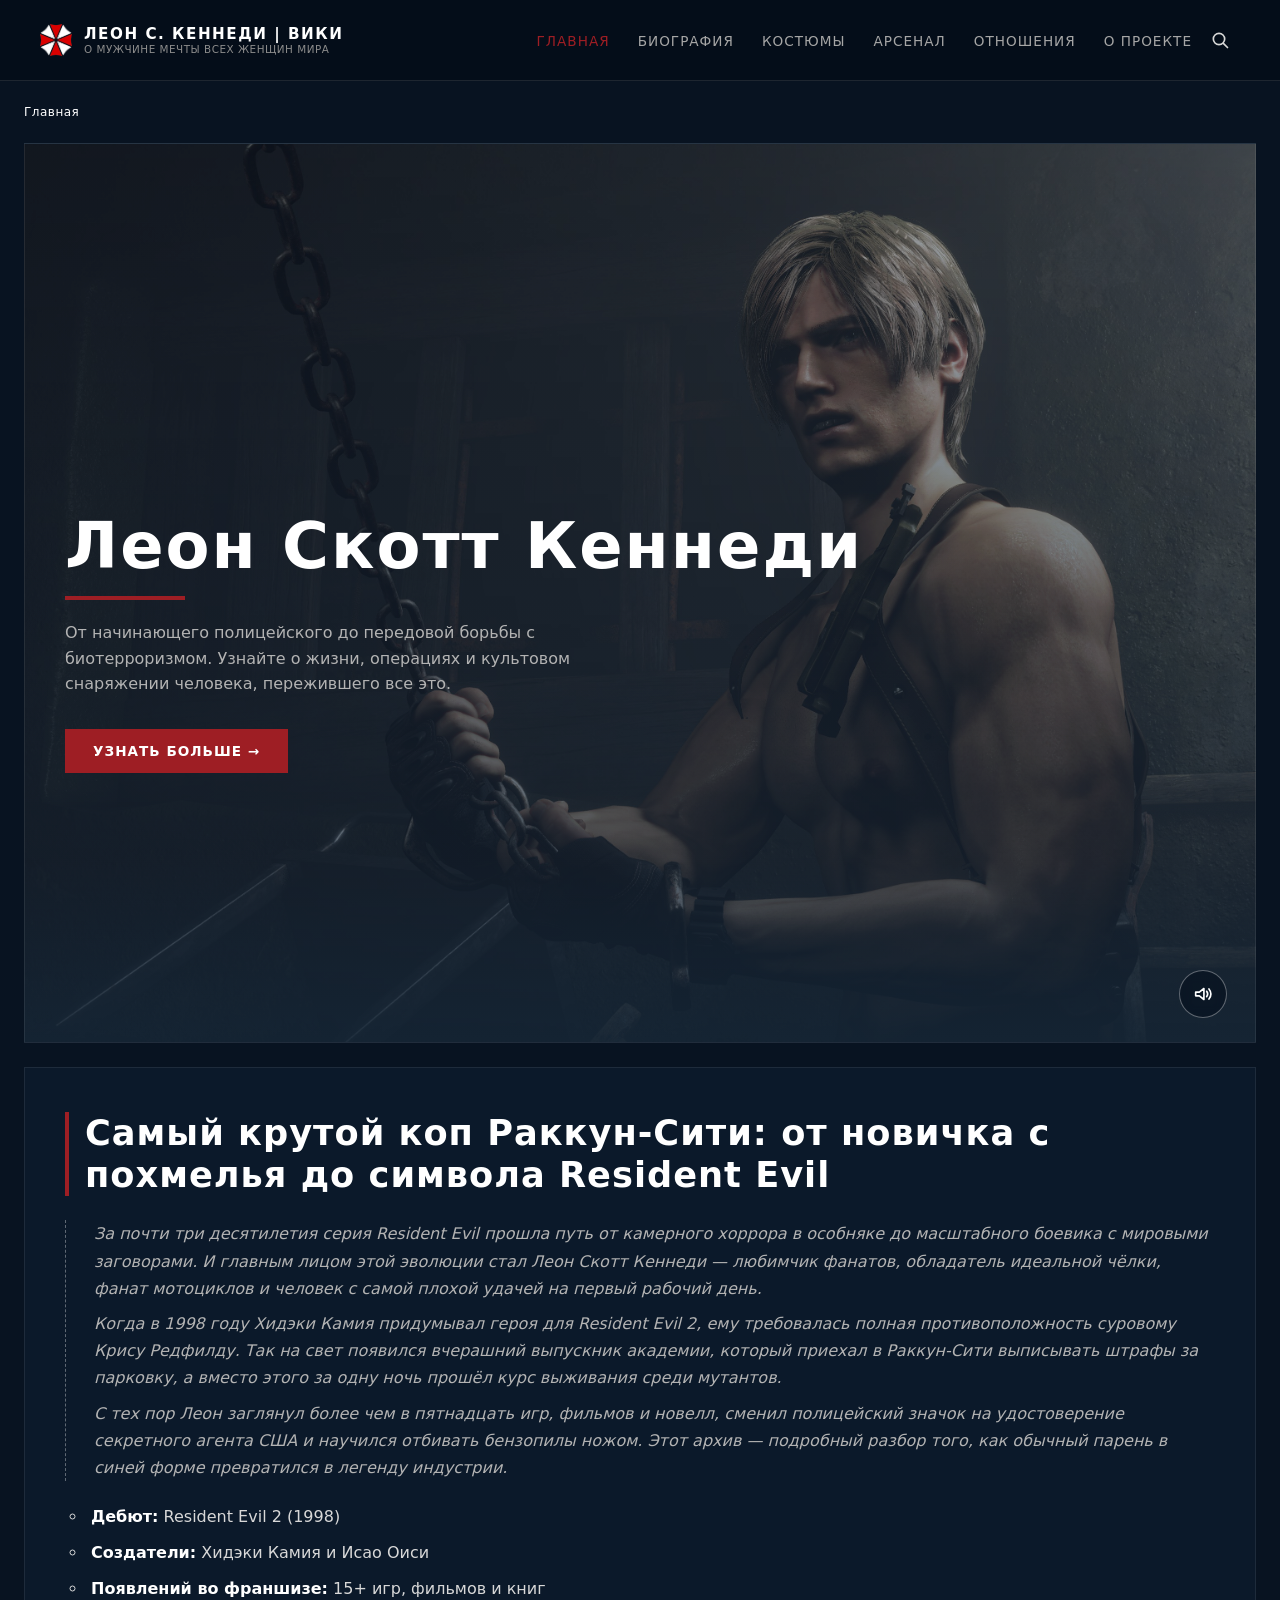
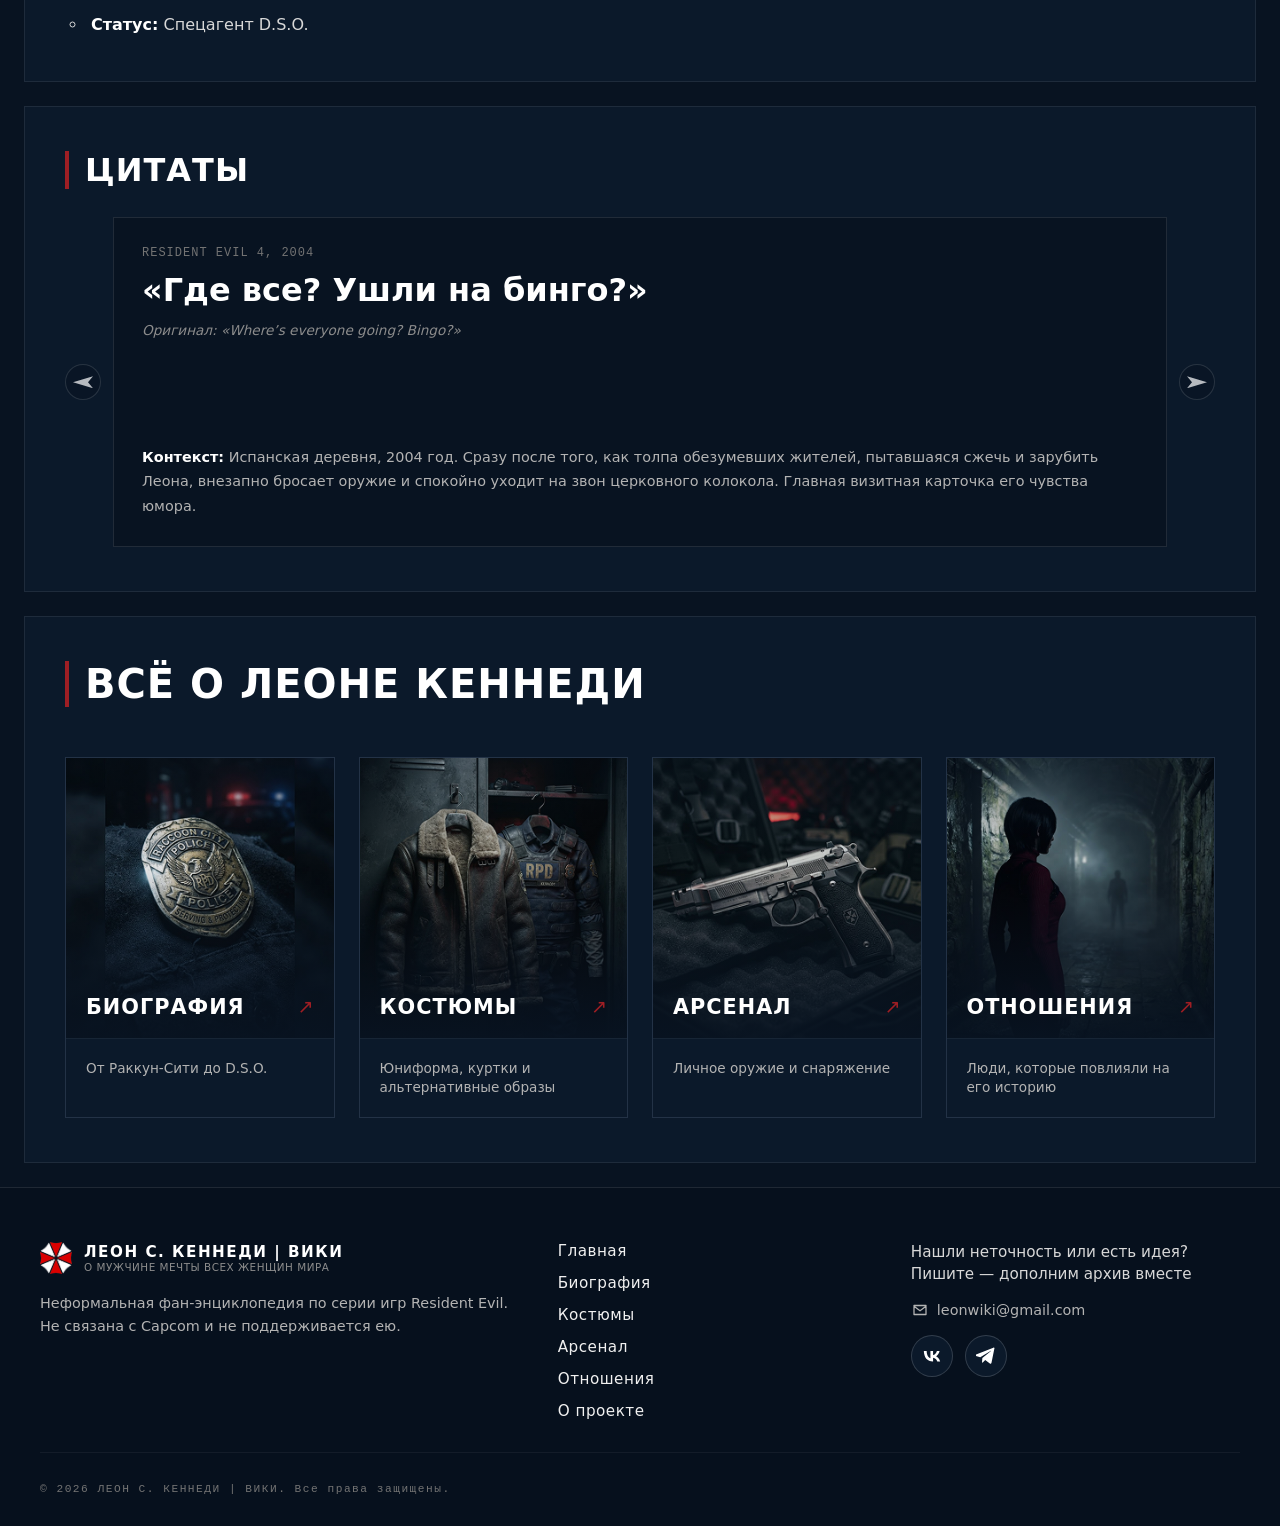
<file: index.html>
<!DOCTYPE html>
<html lang="ru">
<head>
  <meta charset="UTF-8">
  <meta name="viewport" content="width=device-width, initial-scale=1.0">
  <title>Леон С. Кеннеди Вики — Главная</title>
  <link rel="icon" type="image/png" href="images/favicon.png">
  <link rel="stylesheet" href="css/style.css">
  <script src="js/search.js" defer></script>
</head>

<body class="page page--home" id="top">

  <!-- Шапка -->
  <header class="header">
    <div class="header__container">
        
      <!-- Лого -->
      <div class="logo">
          <img src="images/umbrella-logo.png" alt="Значок" class="logo__icon">
          <div class="logo__text">
              <span class="logo__title">ЛЕОН С. КЕННЕДИ | ВИКИ</span>
              <span class="logo__subtitle">О мужчине мечты всех женщин мира</span>
          </div>
      </div>

      <!-- Основная навигация -->
      <nav class="main-navigation" aria-label="Основная навигация">
        <ul class="main-navigation__list">
          <li class="main-navigation__item"><a href="index.html" class="main-navigation__link main-navigation__link--active" aria-current="page">Главная</a></li>
          <li class="main-navigation__item"><a href="biography.html" class="main-navigation__link">Биография</a></li>
          <li class="main-navigation__item"><a href="costumes.html" class="main-navigation__link">Костюмы</a></li>
          <li class="main-navigation__item"><a href="arsenal.html" class="main-navigation__link">Арсенал</a></li>
          <li class="main-navigation__item"><a href="relationships.html" class="main-navigation__link">Отношения</a></li>
          <li class="main-navigation__item"><a href="about.html" class="main-navigation__link">О проекте</a></li>
        </ul>
        <form class="site-search" role="search">
          <label class="visually-hidden" for="site-search-input">Поиск по вики</label>
          <input class="site-search__input" id="site-search-input" type="search" placeholder="Поиск по вики…" autocomplete="off" aria-controls="site-search-results">
          <button class="site-search__button" type="button" aria-label="Открыть поиск" aria-expanded="false">
            <svg viewBox="0 0 24 24" aria-hidden="true"><circle cx="10.8" cy="10.8" r="6.8"></circle><path d="m16 16 5 5"></path></svg>
          </button>
          <div class="site-search__results" id="site-search-results" role="status" aria-live="polite" hidden></div>
        </form>
      </nav>

    </div>
  </header>

  <main class="main-content">
    <nav class="breadcrumbs" aria-label="Хлебные крошки">
      <ol class="breadcrumbs__list">
        <li class="breadcrumbs__item"><span aria-current="page">Главная</span></li>
      </ol>
    </nav>

    <!-- Вступление (Hero) -->
    <section class="introduction" id="intro">
      <div class="introduction-hero">
        <h1 class="character-hero__name">Леон Скотт Кеннеди</h1>
        <p class="character-hero__description">От начинающего полицейского до передовой борьбы с биотерроризмом. Узнайте о жизни, операциях и культовом снаряжении человека, пережившего все это.</p>
        <a href="#sections" class="button button--primary">Узнать больше &rarr;</a>
      </div>
      <audio id="introduction-audio" src="audio/september-30th-1998.mp3" preload="none"></audio>
      <button class="introduction__audio-toggle" type="button" aria-label="Воспроизвести аудио" aria-pressed="false">
        <svg viewBox="0 0 24 24" aria-hidden="true">
          <path d="M4 10v4h4l5 4V6l-5 4H4Z"></path>
          <path d="M16 9a5 5 0 0 1 0 6"></path>
          <path d="M18.5 6.5a9 9 0 0 1 0 11"></path>
        </svg>
      </button>
    </section>

    <!-- Обзор персонажа -->
    <section class="character-overview" id="overview">
      <div class="character-overview__container">
        <div class="character-overview__info">
          <h2 class="character-overview__heading">Самый крутой коп Раккун-Сити: от новичка с похмелья до символа Resident Evil</h2>
        </div>
        <div class="character-overview__body">
          <div class="character-overview__copy">
            <p class="character-overview__text">
              За почти три десятилетия серия Resident Evil прошла путь от камерного хоррора в особняке до масштабного боевика с мировыми заговорами. И главным лицом этой эволюции стал Леон Скотт Кеннеди — любимчик фанатов, обладатель идеальной чёлки, фанат мотоциклов и человек с самой плохой удачей на первый рабочий день.
            </p>
            <p class="character-overview__text">
              Когда в 1998 году Хидэки Камия придумывал героя для Resident Evil 2, ему требовалась полная противоположность суровому Крису Редфилду. Так на свет появился вчерашний выпускник академии, который приехал в Раккун-Сити выписывать штрафы за парковку, а вместо этого за одну ночь прошёл курс выживания среди мутантов.
            </p>
            <p class="character-overview__text">
              С тех пор Леон заглянул более чем в пятнадцать игр, фильмов и новелл, сменил полицейский значок на удостоверение секретного агента США и научился отбивать бензопилы ножом. Этот архив — подробный разбор того, как обычный парень в синей форме превратился в легенду индустрии.
            </p>
          </div>
          <ul class="character-overview__facts">
            <li><strong>Дебют:</strong> Resident Evil 2 (1998)</li>
            <li><strong>Создатели:</strong> Хидэки Камия и Исао Оиси</li>
            <li><strong>Появлений во франшизе:</strong> 15+ игр, фильмов и книг</li>
            <li><strong>Статус:</strong> Спецагент D.S.O.</li>
          </ul>
        </div>
      </div>
    </section>

    <section class="quotes-section" aria-labelledby="quotes-title">
      <div class="quotes-section__header">
        <h2 class="quotes-section__title" id="quotes-title">Цитаты</h2>
      </div>

      <div class="quote-carousel" role="region" aria-roledescription="карусель" aria-label="Цитаты Леона Кеннеди">
        <div class="quote-carousel__viewport">
          <button class="quote-carousel__button" type="button" data-direction="-1" aria-label="Предыдущая цитата">&larr;</button>
          <div class="quote-carousel__track" tabindex="0" aria-label="Лента цитат">
            <article class="quote-card">
              <p class="quote-card__game">Resident Evil 4, 2004</p>
              <blockquote class="quote-card__quote">«Где все? Ушли на бинго?»</blockquote>
              <p class="quote-card__original"><em>Оригинал: «Where’s everyone going? Bingo?»</em></p>
              <p class="quote-card__context"><strong>Контекст:</strong> Испанская деревня, 2004 год. Сразу после того, как толпа обезумевших жителей, пытавшаяся сжечь и зарубить Леона, внезапно бросает оружие и спокойно уходит на звон церковного колокола. Главная визитная карточка его чувства юмора.</p>
            </article>

            <article class="quote-card">
              <p class="quote-card__game">Resident Evil 4 Remake, 2023</p>
              <blockquote class="quote-card__quote">«В этот раз всё должно быть иначе.»</blockquote>
              <p class="quote-card__original"><em>Оригинал: «This time, it has to be different.»</em></p>
              <p class="quote-card__context"><strong>Контекст:</strong> Вступление ремейка RE4. Фраза показывает груз вины, который Леон несёт после катастрофы в Раккун-Сити в 1998 году: тогда он не смог спасти всех и теперь готов на всё, чтобы не допустить повторения трагедии.</p>
            </article>

            <article class="quote-card">
              <p class="quote-card__game">Resident Evil 4 / Remake</p>
              <blockquote class="quote-card__quote">«Слишком много болтаешь.»</blockquote>
              <p class="quote-card__original"><em>Оригинал: «You talk too much.»</em></p>
              <p class="quote-card__context"><strong>Контекст:</strong> Схватка на ножах с Джеком Краузером. Пока бывший командир читает Леону лекции о силе, предательстве и прошлом, Кеннеди сохраняет хладнокровие и парирует атаки короткими и жёсткими репликами.</p>
            </article>

            <article class="quote-card">
              <p class="quote-card__game">Resident Evil 2, 1998</p>
              <blockquote class="quote-card__quote">«Ада, стой!»</blockquote>
              <p class="quote-card__original"><em>Оригинал: «Ada, wait!»</em></p>
              <p class="quote-card__context"><strong>Контекст:</strong> Лаборатория под Раккун-Сити, 1998 год. Самая мемная и одновременно трагичная фраза молодого Леона, которая идеально описывает его многолетнюю историю взаимоотношений с Адой Вонг.</p>
            </article>

            <article class="quote-card">
              <p class="quote-card__game">Resident Evil 4 Remake, 2023</p>
              <blockquote class="quote-card__quote">«Двинешься ещё раз — и я проделаю в тебе ещё пару дыр.»</blockquote>
              <p class="quote-card__context"><strong>Контекст:</strong> Леон произносит это, приставив нож к горлу Луиса Серы во время их первой встречи.</p>
            </article>
          </div>
          <button class="quote-carousel__button" type="button" data-direction="1" aria-label="Следующая цитата">&rarr;</button>
        </div>
      </div>
    </section>

    <!-- Навигационные карточки -->
    <section class="main-sections" id="sections">
      <div class="main-sections__header">
        <h2 class="main-sections__heading">Всё о Леоне Кеннеди</h2>
      </div>

      <div class="main-sections__grid">
        <!-- Карточка биография -->
        <a href="biography.html" class="section-card">
          <div class="section-card__artwork">
            <img src="images/biography.png" alt="Биография" class="section-card__image">
            <div class="section-card__scrim" aria-hidden="true"></div>
            <div class="section-card__title-wrapper">
              <h3 class="section-card__title">Биография</h3>
              <span class="section-card__arrow" aria-hidden="true">&nearr;</span>
            </div>
          </div>
          <div class="section-card__content">
            <p class="section-card__summary">От Раккун-Сити до D.S.O.</p>
          </div>
        </a>

        <!-- Карточка костюмы -->
        <a href="costumes.html" class="section-card">
          <div class="section-card__artwork">
            <img src="images/costumes.png" alt="Костюмы" class="section-card__image">
            <div class="section-card__scrim" aria-hidden="true"></div>
            <div class="section-card__title-wrapper">
              <h3 class="section-card__title">Костюмы</h3>
              <span class="section-card__arrow" aria-hidden="true">&nearr;</span>
            </div>
          </div>
          <div class="section-card__content">
            <p class="section-card__summary">Юниформа, куртки и альтернативные образы</p>
          </div>
        </a>

        <!-- Карточка арсенал -->
        <a href="arsenal.html" class="section-card">
          <div class="section-card__artwork">
            <img src="images/arsenal.png" alt="Арсенал" class="section-card__image">
            <div class="section-card__scrim" aria-hidden="true"></div>
            <div class="section-card__title-wrapper">
              <h3 class="section-card__title">Арсенал</h3>
              <span class="section-card__arrow" aria-hidden="true">&nearr;</span>
            </div>
          </div>
          <div class="section-card__content">
            <p class="section-card__summary">Личное оружие и снаряжение</p>
          </div>
        </a>

        <!-- Карточка отношения -->
        <a href="relationships.html" class="section-card">
          <div class="section-card__artwork">
            <img src="images/relationships.png" alt="Отношения" class="section-card__image">
            <div class="section-card__scrim" aria-hidden="true"></div>
            <div class="section-card__title-wrapper">
              <h3 class="section-card__title">Отношения</h3>
              <span class="section-card__arrow" aria-hidden="true">&nearr;</span>
            </div>
          </div>
          <div class="section-card__content">
            <p class="section-card__summary">Люди, которые повлияли на его историю</p>
          </div>
        </a>
      </div>
    </section>

  </main>

  <!-- Подвал -->
  <footer class="footer" id="footer">
    <div class="footer__container">
      <div class="footer__brand-block">
        <div class="logo footer__logo" aria-label="Логотип сайта">
          <img src="images/umbrella-logo.png" alt="Логотип Леон С. Кеннеди Вики" class="logo__icon">
          <div class="logo__text">
            <span class="logo__title">ЛЕОН С. КЕННЕДИ | ВИКИ</span>
            <span class="logo__subtitle">О мужчине мечты всех женщин мира</span>
          </div>
        </div>
        <p class="footer__description">
          Неформальная фан-энциклопедия по серии игр Resident Evil. Не связана с Capcom и не поддерживается ею.
        </p>
      </div>

      <nav class="footer__nav" aria-label="Навигация по сайту">
        <a href="index.html">Главная</a>
        <a href="biography.html">Биография</a>
        <a href="costumes.html">Костюмы</a>
        <a href="arsenal.html">Арсенал</a>
        <a href="relationships.html">Отношения</a>
        <a href="about.html">О проекте</a>
      </nav>

      <div class="footer__contacts">
        <p class="footer__contact-prompt">Нашли неточность или есть идея?<br>Пишите — дополним архив вместе</p>
        <a class="footer__email" href="mailto:leonwiki@gmail.com"><svg viewBox="0 0 24 24" aria-hidden="true"><path d="M4 6h16v12H4zM4 7l8 6 8-6"/></svg>leonwiki@gmail.com</a>
        <div class="footer__social-links" aria-label="Социальные сети">
          <a class="footer__social-link footer__social-link--vk" href="https://vk.com/" aria-label="ВКонтакте">
            <svg viewBox="0 0 24 24" aria-hidden="true"><path d="M13.1 18.5c-6.8 0-10.7-4.7-10.9-12.5h3.4c.1 5.7 2.6 8.1 4.5 8.6V6h3.2v4.9c1.9-.2 3.9-2.4 4.6-4.9h3.2c-.5 3.1-2.7 5.3-4.2 6.2 1.5.7 4 2.6 4.9 6.3h-3.5c-.7-2.4-2.5-4.2-5-4.5v4.5h-.2Z"/></svg>
          </a>
          <a class="footer__social-link" href="https://telegram.org/" aria-label="Telegram">
            <svg viewBox="0 0 24 24" aria-hidden="true"><path d="M22 3.2 18.6 20c-.3 1.2-1 1.5-2 .9l-5.5-4.1-2.7 2.6c-.3.3-.6.6-1.2.6l.4-5.6L18 6.1c.4-.4-.1-.6-.6-.2L5.1 13.6l-5.3-1.7c-1.2-.4-1.2-1.2.3-1.8L20.8 2c1-.4 1.8.2 1.2 1.2Z"/></svg>
          </a>
        </div>
      </div>
    </div>

    <div class="footer__bottom">
      <span class="footer__copy">&copy; 2026 ЛЕОН С. КЕННЕДИ | ВИКИ. Все права защищены.</span>
    </div>
  </footer>

  <a href="#top" class="scroll-top-button" aria-label="Наверх"><img src="images/umbrella-logo.png" alt="" class="scroll-top-button__icon"></a>

  <script>
    const scrollTopButton = document.querySelector('.scroll-top-button');
    const moreButton = document.querySelector('.button--primary[href="#sections"]');
    const sections = document.querySelector('#sections');
    const introductionAudio = document.querySelector('#introduction-audio');
    const audioToggle = document.querySelector('.introduction__audio-toggle');
    const quoteCarousel = document.querySelector('.quote-carousel');
    const quoteTrack = quoteCarousel.querySelector('.quote-carousel__track');
    const quoteCards = [...quoteTrack.querySelectorAll('.quote-card')];
    const quoteButtons = quoteCarousel.querySelectorAll('.quote-carousel__button');
    let quoteScrollFrame;
    let quoteAutoDirection = 1;

    const getQuoteIndex = () => {
      const cardStep = quoteCards[0].getBoundingClientRect().width + parseFloat(getComputedStyle(quoteTrack).columnGap);
      return Math.min(quoteCards.length - 1, Math.round(quoteTrack.scrollLeft / cardStep));
    };

    const updateQuoteDirection = () => {
      const activeIndex = getQuoteIndex();
      if (activeIndex === quoteCards.length - 1) quoteAutoDirection = -1;
      else if (activeIndex === 0) quoteAutoDirection = 1;
    };

    window.setInterval(() => {
      const reducedMotion = window.matchMedia('(prefers-reduced-motion: reduce)').matches;
      if (quoteCards.length < 2 || reducedMotion || document.hidden || quoteCarousel.matches(':hover, :focus-within')) return;

      const activeIndex = getQuoteIndex();
      if (activeIndex === quoteCards.length - 1) quoteAutoDirection = -1;
      else if (activeIndex === 0) quoteAutoDirection = 1;

      const nextIndex = activeIndex + quoteAutoDirection;
      const cardStep = quoteCards[0].getBoundingClientRect().width + parseFloat(getComputedStyle(quoteTrack).columnGap);
      quoteTrack.scrollTo({ left: nextIndex * cardStep, behavior: 'smooth' });
    }, 4000);

    quoteTrack.addEventListener('scroll', () => {
      cancelAnimationFrame(quoteScrollFrame);
      quoteScrollFrame = requestAnimationFrame(updateQuoteDirection);
    }, { passive: true });

    quoteButtons.forEach((button) => {
      button.addEventListener('click', () => {
        const activeIndex = getQuoteIndex();
        const direction = Number(button.dataset.direction);
        const nextIndex = (activeIndex + direction + quoteCards.length) % quoteCards.length;
        const cardStep = quoteCards[0].getBoundingClientRect().width + parseFloat(getComputedStyle(quoteTrack).columnGap);
        const reducedMotion = window.matchMedia('(prefers-reduced-motion: reduce)').matches;
        const isWrapping = (direction < 0 && activeIndex === 0) || (direction > 0 && activeIndex === quoteCards.length - 1);
        quoteTrack.scrollTo({
          left: nextIndex * cardStep,
          behavior: reducedMotion || isWrapping ? 'instant' : 'smooth'
        });
      });
    });

    updateQuoteDirection();

    const toggleScrollButton = () => {
      if (window.scrollY > 300) {
        scrollTopButton.classList.add('visible');
      } else {
        scrollTopButton.classList.remove('visible');
      }
    };

    window.addEventListener('scroll', toggleScrollButton);
    toggleScrollButton();

    moreButton.addEventListener('click', (event) => {
      event.preventDefault();
      history.pushState(null, '', moreButton.hash);
      sections.scrollIntoView({
        behavior: window.matchMedia('(prefers-reduced-motion: reduce)').matches ? 'instant' : 'smooth',
        block: 'start'
      });
    });

    const setAudioPlaying = (isPlaying) => {
      audioToggle.setAttribute('aria-pressed', String(isPlaying));
      audioToggle.setAttribute('aria-label', isPlaying ? 'Остановить аудио' : 'Воспроизвести аудио');
    };

    audioToggle.addEventListener('click', async () => {
      if (!introductionAudio.paused) {
        introductionAudio.pause();
        introductionAudio.currentTime = 0;
        setAudioPlaying(false);
        return;
      }

      try {
        await introductionAudio.play();
        setAudioPlaying(true);
      } catch (error) {
        setAudioPlaying(false);
        audioToggle.setAttribute('aria-label', 'Не удалось воспроизвести аудио');
        console.error('Не удалось воспроизвести аудиофайл:', error);
      }
    });

    introductionAudio.addEventListener('ended', () => setAudioPlaying(false));
  </script>

</body>
</html>
</file>
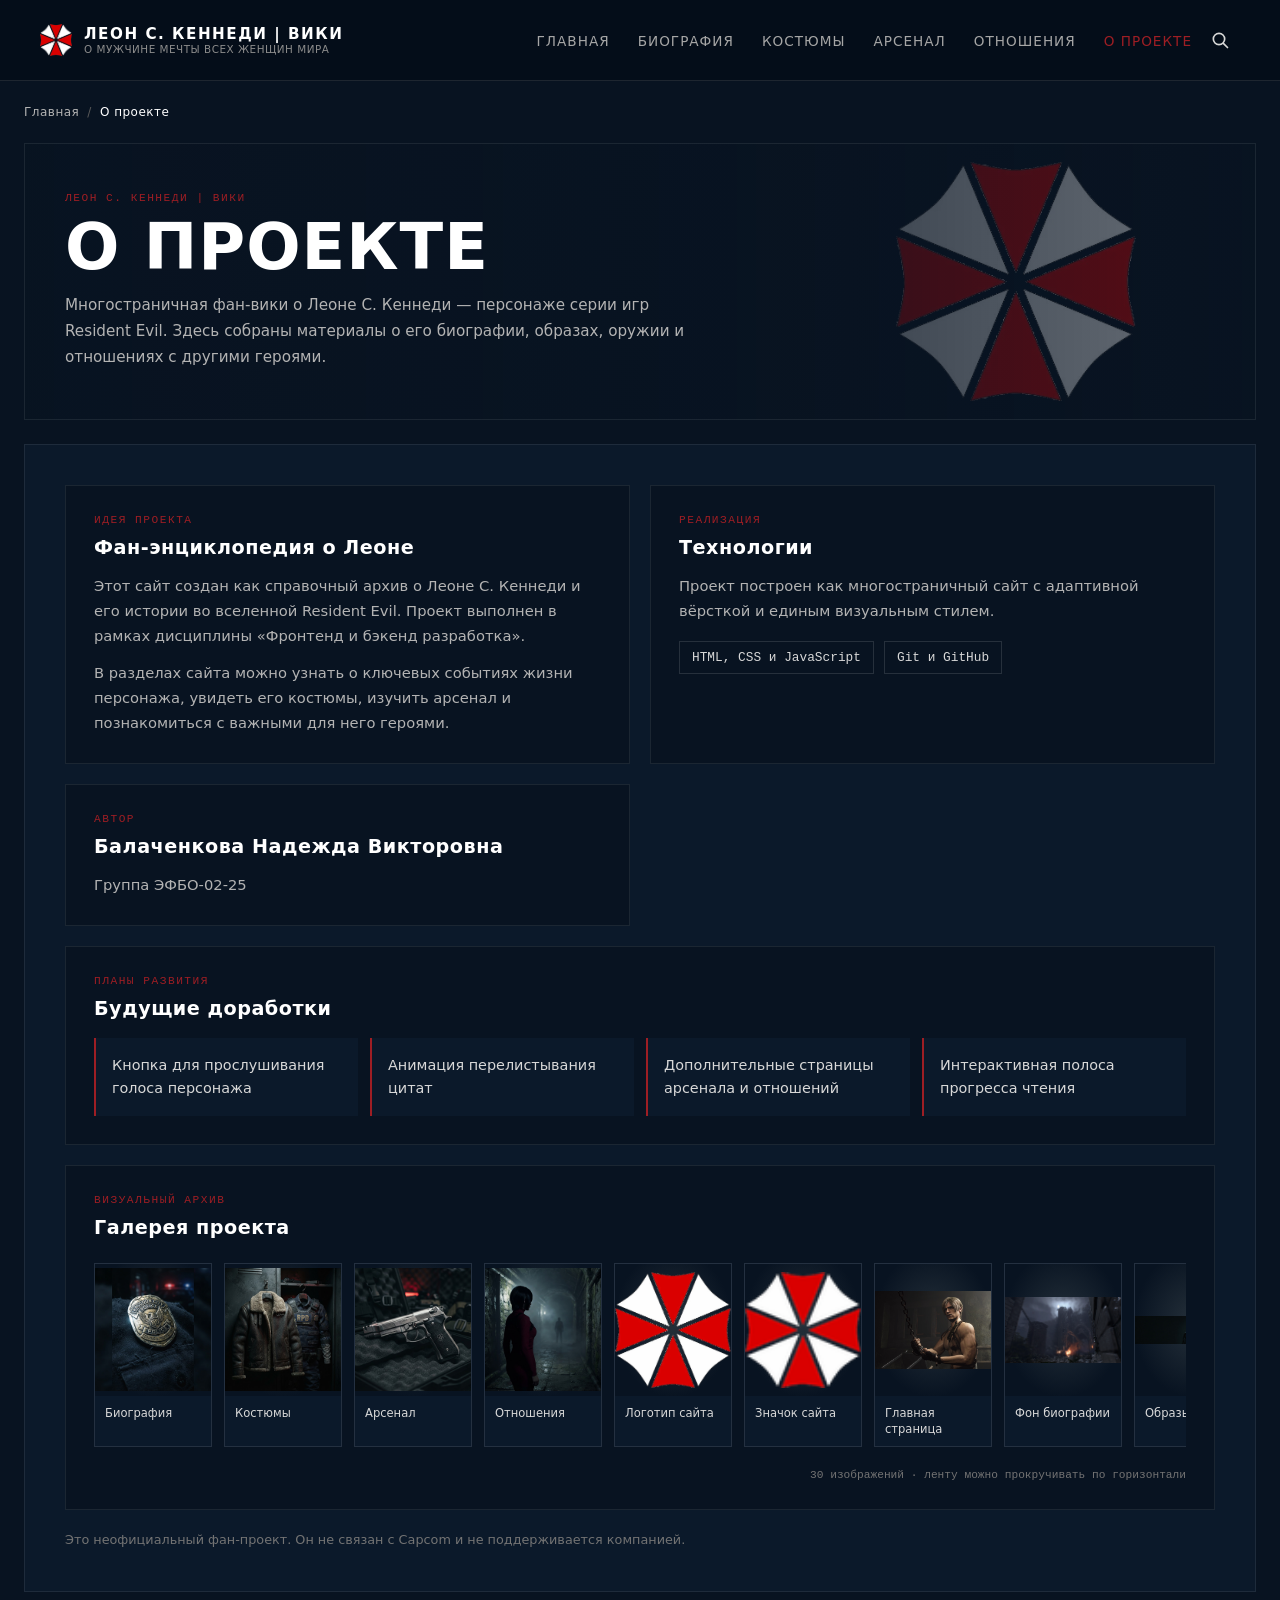
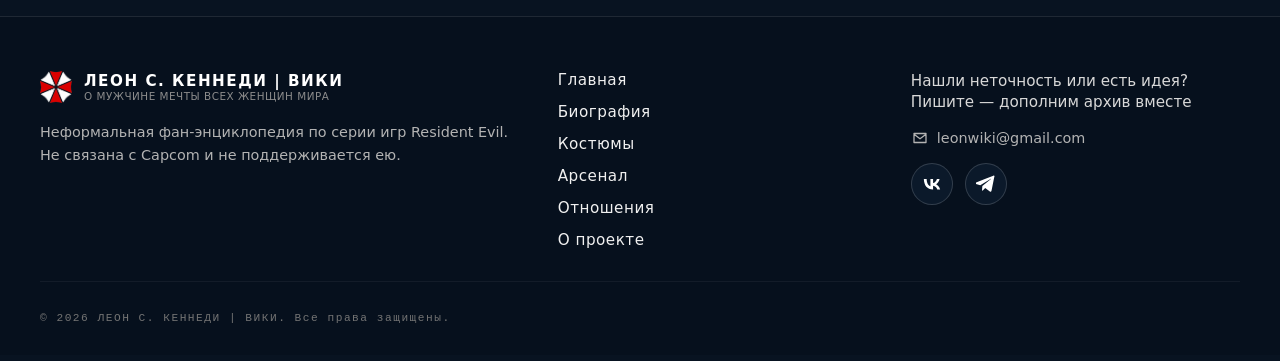
<file: about.html>
<!DOCTYPE html>
<html lang="ru">
<head>
  <meta charset="UTF-8">
  <meta name="viewport" content="width=device-width, initial-scale=1.0">
  <title>Леон С. Кеннеди Вики — О проекте</title>
  <link rel="icon" type="image/png" href="images/favicon.png">
  <link rel="stylesheet" href="css/style.css">
  <script src="js/search.js" defer></script>
</head>

<body class="page page--interior" id="top">
  <header class="header">
    <div class="header__container">
      <div class="logo">
        <img src="images/umbrella-logo.png" alt="Значок" class="logo__icon">
        <div class="logo__text">
          <span class="logo__title">ЛЕОН С. КЕННЕДИ | ВИКИ</span>
          <span class="logo__subtitle">О мужчине мечты всех женщин мира</span>
        </div>
      </div>

      <nav class="main-navigation" aria-label="Основная навигация">
        <ul class="main-navigation__list">
          <li class="main-navigation__item"><a href="index.html" class="main-navigation__link">Главная</a></li>
          <li class="main-navigation__item"><a href="biography.html" class="main-navigation__link">Биография</a></li>
          <li class="main-navigation__item"><a href="costumes.html" class="main-navigation__link">Костюмы</a></li>
          <li class="main-navigation__item"><a href="arsenal.html" class="main-navigation__link">Арсенал</a></li>
          <li class="main-navigation__item"><a href="relationships.html" class="main-navigation__link">Отношения</a></li>
          <li class="main-navigation__item"><a href="about.html" class="main-navigation__link main-navigation__link--active" aria-current="page">О проекте</a></li>
        </ul>
        <form class="site-search" role="search">
          <label class="visually-hidden" for="site-search-input">Поиск по вики</label>
          <input class="site-search__input" id="site-search-input" type="search" placeholder="Поиск по вики…" autocomplete="off" aria-controls="site-search-results">
          <button class="site-search__button" type="button" aria-label="Открыть поиск" aria-expanded="false">
            <svg viewBox="0 0 24 24" aria-hidden="true"><circle cx="10.8" cy="10.8" r="6.8"></circle><path d="m16 16 5 5"></path></svg>
          </button>
          <div class="site-search__results" id="site-search-results" role="status" aria-live="polite" hidden></div>
        </form>
      </nav>
    </div>
  </header>

  <main class="main-content">
    <nav class="breadcrumbs" aria-label="Хлебные крошки">
      <ol class="breadcrumbs__list">
        <li class="breadcrumbs__item"><a href="index.html">Главная</a></li>
        <li class="breadcrumbs__item"><span aria-current="page">О проекте</span></li>
      </ol>
    </nav>
    <section class="about-hero" aria-labelledby="about-title">
      <div class="about-hero__content">
        <p class="about-hero__eyebrow">Леон С. Кеннеди | Вики</p>
        <h1 class="about-hero__title" id="about-title">О проекте</h1>
        <p class="about-hero__description">
          Многостраничная фан-вики о Леоне С. Кеннеди — персонаже серии игр Resident Evil. Здесь собраны материалы о его биографии, образах, оружии и отношениях с другими героями.
        </p>
      </div>
    </section>

    <section class="about-content" aria-label="Информация о проекте">
      <article class="about-card">
        <p class="about-card__eyebrow">Идея проекта</p>
        <h2 class="about-card__title">Фан-энциклопедия о Леоне</h2>
        <p class="about-card__text">
          Этот сайт создан как справочный архив о Леоне С. Кеннеди и его истории во вселенной Resident Evil. Проект выполнен в рамках дисциплины «Фронтенд и бэкенд разработка».
        </p>
        <p class="about-card__text">
          В разделах сайта можно узнать о ключевых событиях жизни персонажа, увидеть его костюмы, изучить арсенал и познакомиться с важными для него героями.
        </p>
      </article>

      <article class="about-card">
        <p class="about-card__eyebrow">Реализация</p>
        <h2 class="about-card__title">Технологии</h2>
        <p class="about-card__text">Проект построен как многостраничный сайт с адаптивной вёрсткой и единым визуальным стилем.</p>
        <ul class="about-card__list">
          <li>HTML, CSS и JavaScript</li>
          <li>Git и GitHub</li>
        </ul>
      </article>

      <article class="about-card">
        <p class="about-card__eyebrow">Автор</p>
        <h2 class="about-card__title">Балаченкова Надежда Викторовна</h2>
        <p class="about-card__text">Группа ЭФБО-02-25</p>
      </article>

      <article class="about-card about-card--roadmap">
        <p class="about-card__eyebrow">Планы развития</p>
        <h2 class="about-card__title">Будущие доработки</h2>
        <ul class="about-roadmap-list">
          <li>Кнопка для прослушивания голоса персонажа</li>
          <li>Анимация перелистывания цитат</li>
          <li>Дополнительные страницы арсенала и отношений</li>
          <li>Интерактивная полоса прогресса чтения</li>
        </ul>
      </article>

      <article class="about-card about-gallery">
        <p class="about-card__eyebrow">Визуальный архив</p>
        <h2 class="about-card__title">Галерея проекта</h2>
        <div class="about-gallery__carousel" role="region" aria-roledescription="карусель" aria-label="Изображения проекта">
          <div class="about-gallery__track" tabindex="0" aria-label="Лента изображений">
            <figure class="about-gallery__item">
              <img src="images/biography.png" alt="Значок полиции Раккун-Сити" loading="eager">
              <figcaption>Биография</figcaption>
            </figure>
            <figure class="about-gallery__item">
              <img src="images/costumes.png" alt="Костюмы Леона" loading="eager">
              <figcaption>Костюмы</figcaption>
            </figure>
            <figure class="about-gallery__item">
              <img src="images/arsenal.png" alt="Пистолет SG-09 R" loading="eager">
              <figcaption>Арсенал</figcaption>
            </figure>
            <figure class="about-gallery__item">
              <img src="images/relationships.png" alt="Ада Вонг в тёмном коридоре" loading="eager">
              <figcaption>Отношения</figcaption>
            </figure>
            <figure class="about-gallery__item">
              <img src="images/umbrella-logo.png" alt="Логотип «Амбрелла»" loading="eager">
              <figcaption>Логотип сайта</figcaption>
            </figure>
            <figure class="about-gallery__item">
              <img src="images/favicon.png" alt="Значок сайта" loading="eager">
              <figcaption>Значок сайта</figcaption>
            </figure>
            <figure class="about-gallery__item">
              <img src="images/leon-undressed.jpg" alt="Леон в тактической одежде" loading="eager">
              <figcaption>Главная страница</figcaption>
            </figure>
            <figure class="about-gallery__item">
              <img src="images/re4_background.png" alt="Пейзаж из Resident Evil 4" loading="eager">
              <figcaption>Фон биографии</figcaption>
            </figure>
            <figure class="about-gallery__item">
              <img src="images/Leather and tactical detail.png" alt="Кожаная куртка и тактическая экипировка" loading="lazy">
              <figcaption>Образы Леона</figcaption>
            </figure>
            <figure class="about-gallery__item">
              <img src="images/raccoon_city.jpg" alt="Раккун-Сити" loading="lazy">
              <figcaption>Раккун-Сити</figcaption>
            </figure>
            <figure class="about-gallery__item">
              <img src="images/village.webp" alt="Деревня в Испании" loading="lazy">
              <figcaption>Испанская деревня</figcaption>
            </figure>
            <figure class="about-gallery__item">
              <img src="images/Leon_Kennedy_render_RE2_(2019).webp" alt="Леон в полицейской форме" loading="lazy">
              <figcaption>Леон в RE2</figcaption>
            </figure>
            <figure class="about-gallery__item">
              <img src="images/RE4R_Leon_Render.webp" alt="Леон в куртке с овчинным воротником" loading="lazy">
              <figcaption>Леон в RE4</figcaption>
            </figure>
            <figure class="about-gallery__item">
              <img src="images/tactic_shirt_full.png" alt="Леон в тактической футболке" loading="lazy">
              <figcaption>Тактический образ</figcaption>
            </figure>
            <figure class="about-gallery__item">
              <img src="images/leon re6.png" alt="Леон в полевой куртке из Resident Evil 6" loading="lazy">
              <figcaption>Образ из RE6</figcaption>
            </figure>
            <figure class="about-gallery__item">
              <img src="images/striped_suit_full.png" alt="Леон в костюме в тонкую полоску" loading="lazy">
              <figcaption>Костюм в полоску</figcaption>
            </figure>
            <figure class="about-gallery__item">
              <img src="images/noir_detective_full.png" alt="Леон в нуарном костюме" loading="lazy">
              <figcaption>Нуарный образ</figcaption>
            </figure>
            <figure class="about-gallery__item">
              <img src="images/other characters/ada.png" alt="Ада Вонг" loading="lazy">
              <figcaption>Ада Вонг</figcaption>
            </figure>
            <figure class="about-gallery__item">
              <img src="images/other characters/ashley.png" alt="Эшли Грэм" loading="lazy">
              <figcaption>Эшли Грэм</figcaption>
            </figure>
            <figure class="about-gallery__item">
              <img src="images/other characters/claire.png" alt="Клэр Редфилд" loading="lazy">
              <figcaption>Клэр Редфилд</figcaption>
            </figure>
            <figure class="about-gallery__item">
              <img src="images/other characters/hunnigan.png" alt="Ингрид Ханниган" loading="lazy">
              <figcaption>Ингрид Ханниган</figcaption>
            </figure>
            <figure class="about-gallery__item">
              <img src="images/other characters/luis.png" alt="Луис Сера" loading="lazy">
              <figcaption>Луис Сера</figcaption>
            </figure>
            <figure class="about-gallery__item">
              <img src="images/weapon/SG-09_R_29.webp" alt="Пистолет SG-09 R" loading="lazy">
              <figcaption>SG-09 R</figcaption>
            </figure>
            <figure class="about-gallery__item">
              <img src="images/weapon/Red9_29.webp" alt="Пистолет Red9" loading="lazy">
              <figcaption>Red9</figcaption>
            </figure>
            <figure class="about-gallery__item">
              <img src="images/weapon/W-870.png" alt="Дробовик W-870" loading="lazy">
              <figcaption>W-870</figcaption>
            </figure>
            <figure class="about-gallery__item">
              <img src="images/weapon/SR M1903.png" alt="Винтовка SR M1903" loading="lazy">
              <figcaption>SR M1903</figcaption>
            </figure>
            <figure class="about-gallery__item">
              <img src="images/weapon/combat knife.png" alt="Боевой нож Леона" loading="lazy">
              <figcaption>Боевой нож</figcaption>
            </figure>
            <figure class="about-gallery__item">
              <img src="images/weapon/fighting knife.png" alt="Нож Fighting Knife" loading="lazy">
              <figcaption>Fighting Knife</figcaption>
            </figure>
            <figure class="about-gallery__item">
              <img src="images/weapon/RPG-7.png" alt="Гранатомёт RPG-7" loading="lazy">
              <figcaption>RPG-7</figcaption>
            </figure>
            <figure class="about-gallery__item">
              <img src="images/weapon/Chemical flamethrower.png" alt="Химический огнемёт" loading="lazy">
              <figcaption>Химический огнемёт</figcaption>
            </figure>
          </div>
          <p class="about-gallery__position">30 изображений · ленту можно прокручивать по горизонтали</p>
        </div>
      </article>

      <p class="about-disclaimer">
        Это неофициальный фан-проект. Он не связан с Capcom и не поддерживается компанией.
      </p>
    </section>
  </main>

  <footer class="footer" id="footer">
    <div class="footer__container">
      <div class="footer__brand-block">
        <div class="logo footer__logo" aria-label="Логотип сайта">
          <img src="images/umbrella-logo.png" alt="Логотип Леон С. Кеннеди Вики" class="logo__icon">
          <div class="logo__text">
            <span class="logo__title">ЛЕОН С. КЕННЕДИ | ВИКИ</span>
            <span class="logo__subtitle">О мужчине мечты всех женщин мира</span>
          </div>
        </div>
        <p class="footer__description">
          Неформальная фан-энциклопедия по серии игр Resident Evil. Не связана с Capcom и не поддерживается ею.
        </p>
      </div>

      <nav class="footer__nav" aria-label="Навигация по сайту">
        <a href="index.html">Главная</a>
        <a href="biography.html">Биография</a>
        <a href="costumes.html">Костюмы</a>
        <a href="arsenal.html">Арсенал</a>
        <a href="relationships.html">Отношения</a>
        <a href="about.html" aria-current="page">О проекте</a>
      </nav>

      <div class="footer__contacts">
        <p class="footer__contact-prompt">Нашли неточность или есть идея?<br>Пишите — дополним архив вместе</p>
        <a class="footer__email" href="mailto:leonwiki@gmail.com"><svg viewBox="0 0 24 24" aria-hidden="true"><path d="M4 6h16v12H4zM4 7l8 6 8-6"/></svg>leonwiki@gmail.com</a>
        <div class="footer__social-links" aria-label="Социальные сети">
          <a class="footer__social-link footer__social-link--vk" href="https://vk.com/" aria-label="ВКонтакте">
            <svg viewBox="0 0 24 24" aria-hidden="true"><path d="M13.1 18.5c-6.8 0-10.7-4.7-10.9-12.5h3.4c.1 5.7 2.6 8.1 4.5 8.6V6h3.2v4.9c1.9-.2 3.9-2.4 4.6-4.9h3.2c-.5 3.1-2.7 5.3-4.2 6.2 1.5.7 4 2.6 4.9 6.3h-3.5c-.7-2.4-2.5-4.2-5-4.5v4.5h-.2Z"/></svg>
          </a>
          <a class="footer__social-link" href="https://telegram.org/" aria-label="Telegram">
            <svg viewBox="0 0 24 24" aria-hidden="true"><path d="M22 3.2 18.6 20c-.3 1.2-1 1.5-2 .9l-5.5-4.1-2.7 2.6c-.3.3-.6.6-1.2.6l.4-5.6L18 6.1c.4-.4-.1-.6-.6-.2L5.1 13.6l-5.3-1.7c-1.2-.4-1.2-1.2.3-1.8L20.8 2c1-.4 1.8.2 1.2 1.2Z"/></svg>
          </a>
        </div>
      </div>
    </div>

    <div class="footer__bottom">
      <span class="footer__copy">&copy; 2026 ЛЕОН С. КЕННЕДИ | ВИКИ. Все права защищены.</span>
    </div>
  </footer>

  <a href="#top" class="scroll-top-button" aria-label="Наверх"><img src="images/umbrella-logo.png" alt="" class="scroll-top-button__icon"></a>

  <script>
    const scrollTopButton = document.querySelector('.scroll-top-button');

    const toggleScrollButton = () => {
      scrollTopButton.classList.toggle('visible', window.scrollY > 300);
    };

    window.addEventListener('scroll', toggleScrollButton);
    toggleScrollButton();
  </script>
</body>
</html>
</file>
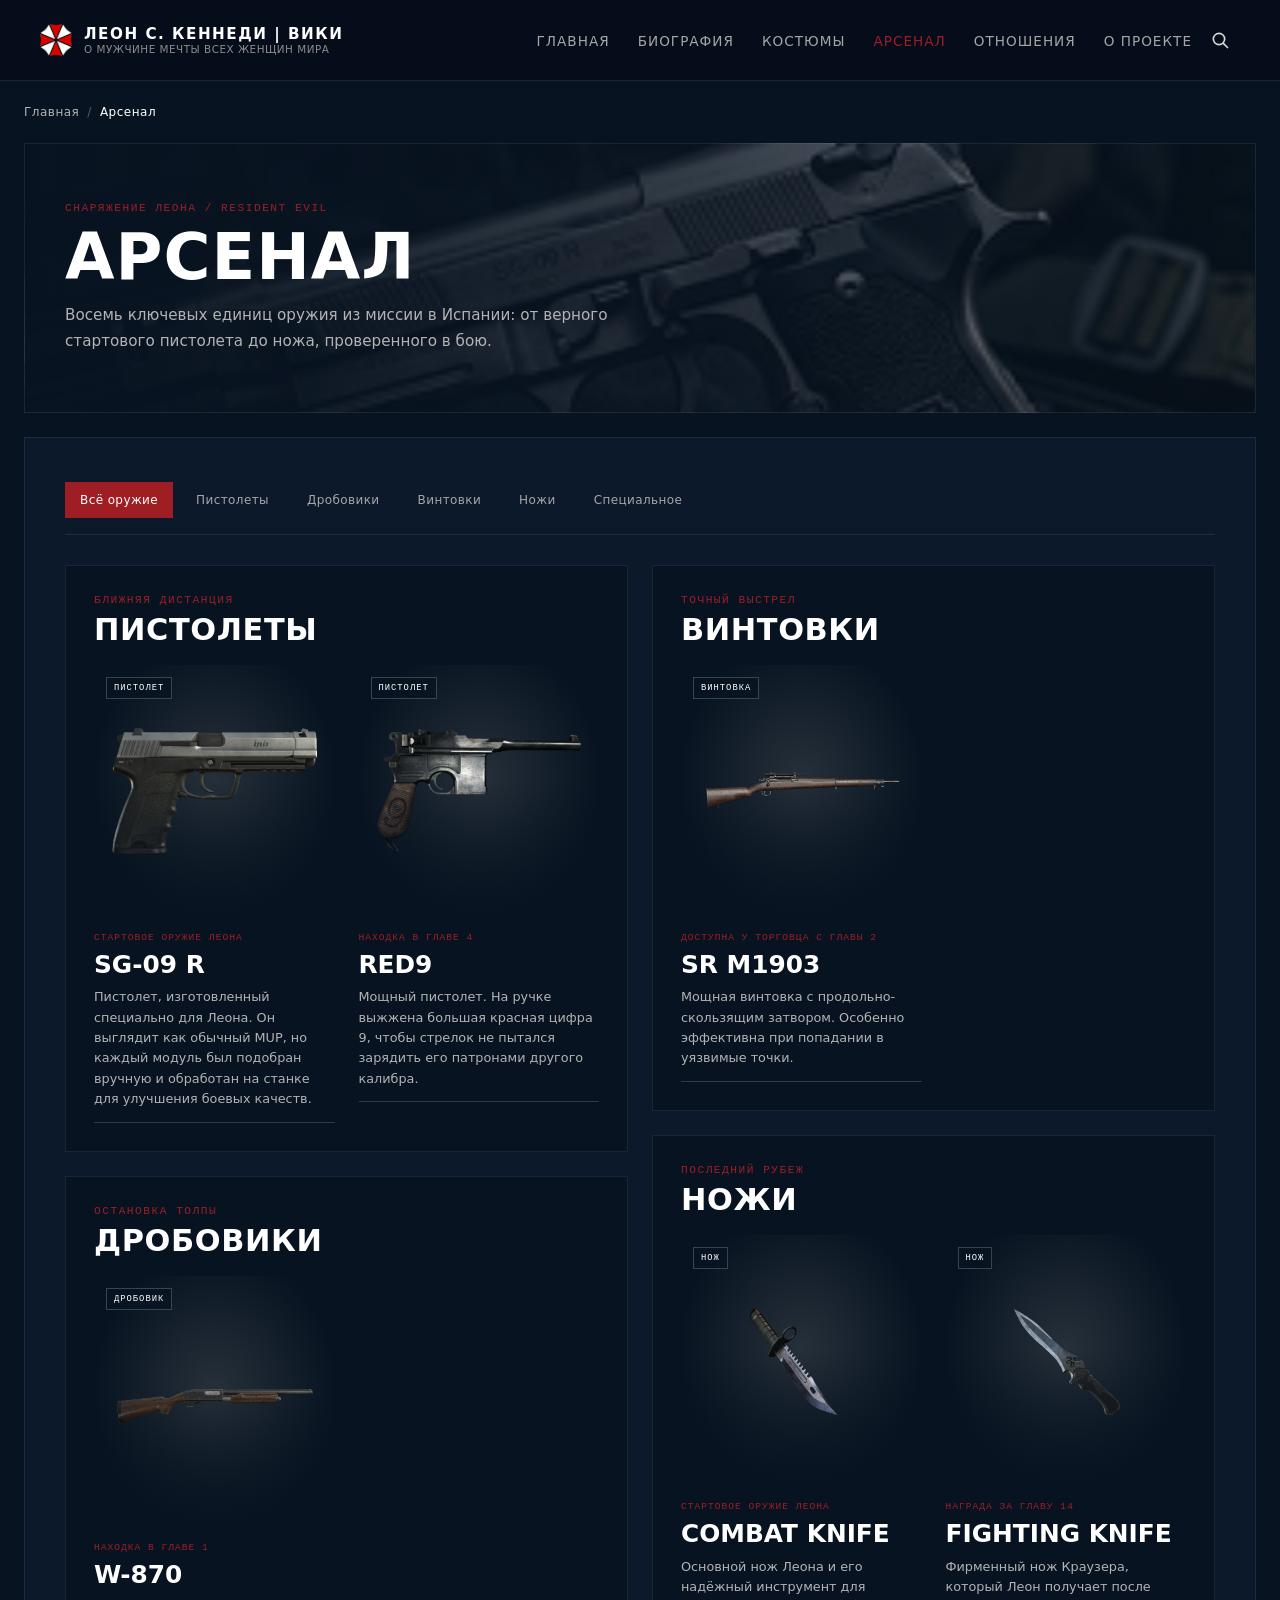
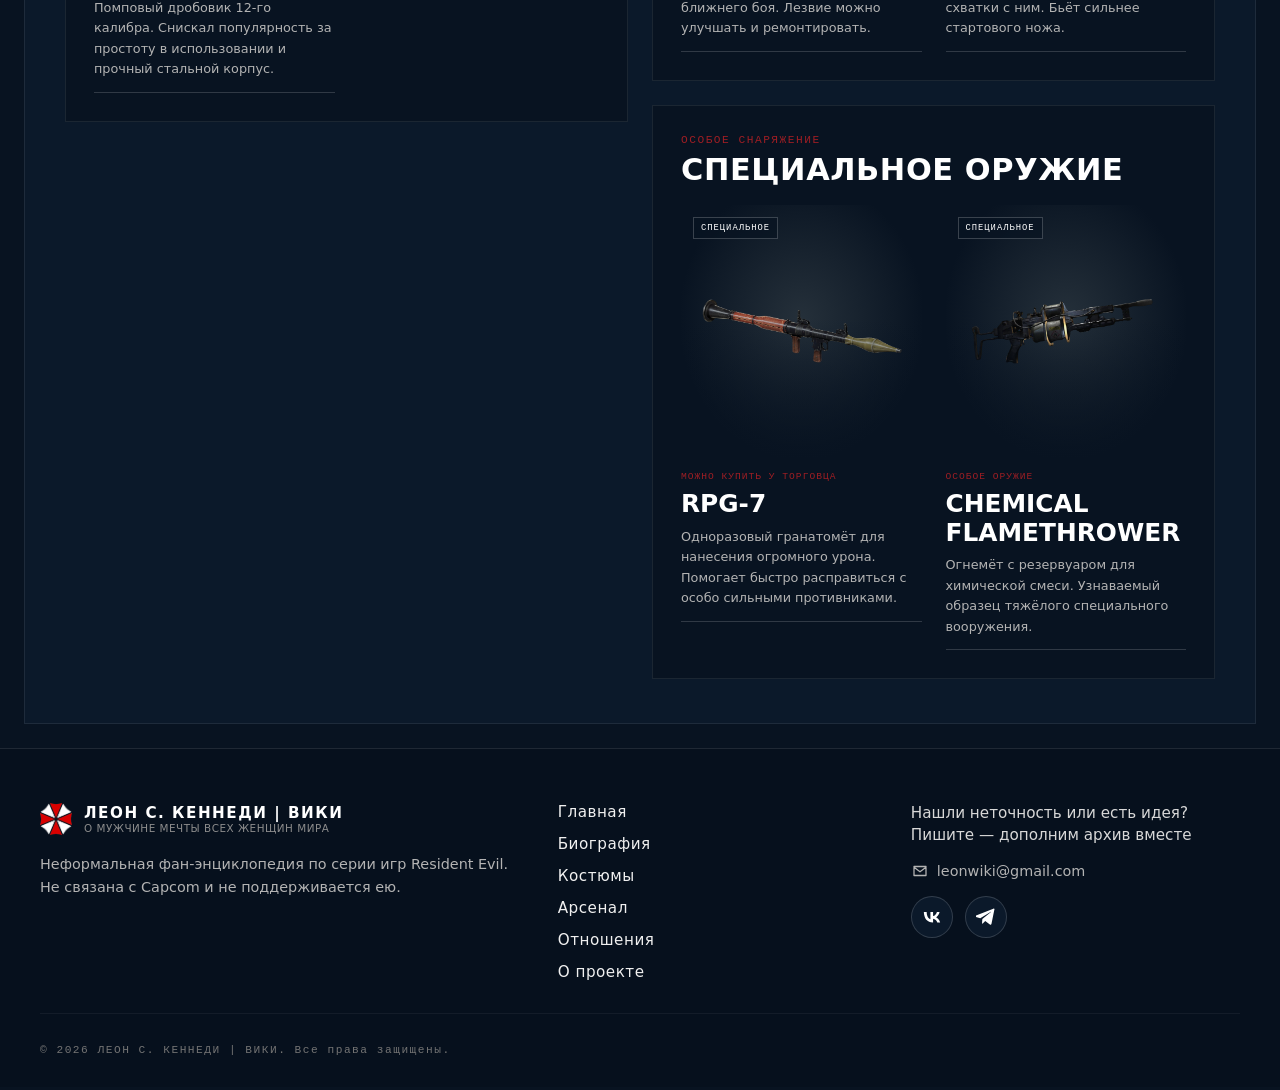
<file: arsenal.html>
<!DOCTYPE html>
<html lang="ru">
<head>
  <meta charset="UTF-8">
  <meta name="viewport" content="width=device-width, initial-scale=1.0">
  <title>Леон С. Кеннеди Вики — Арсенал</title>
  <link rel="icon" type="image/png" href="images/favicon.png">
  <link rel="stylesheet" href="css/style.css">
  <script src="js/search.js" defer></script>
</head>

<body class="page page--interior" id="top">
  <header class="header">
    <div class="header__container">
      <div class="logo">
        <img src="images/umbrella-logo.png" alt="Значок" class="logo__icon">
        <div class="logo__text">
          <span class="logo__title">ЛЕОН С. КЕННЕДИ | ВИКИ</span>
          <span class="logo__subtitle">О мужчине мечты всех женщин мира</span>
        </div>
      </div>

      <nav class="main-navigation" aria-label="Основная навигация">
        <ul class="main-navigation__list">
          <li class="main-navigation__item"><a href="index.html" class="main-navigation__link">Главная</a></li>
          <li class="main-navigation__item"><a href="biography.html" class="main-navigation__link">Биография</a></li>
          <li class="main-navigation__item"><a href="costumes.html" class="main-navigation__link">Костюмы</a></li>
          <li class="main-navigation__item"><a href="arsenal.html" class="main-navigation__link main-navigation__link--active" aria-current="page">Арсенал</a></li>
          <li class="main-navigation__item"><a href="relationships.html" class="main-navigation__link">Отношения</a></li>
          <li class="main-navigation__item"><a href="about.html" class="main-navigation__link">О проекте</a></li>
        </ul>
        <form class="site-search" role="search">
          <label class="visually-hidden" for="site-search-input">Поиск по вики</label>
          <input class="site-search__input" id="site-search-input" type="search" placeholder="Поиск по вики…" autocomplete="off" aria-controls="site-search-results">
          <button class="site-search__button" type="button" aria-label="Открыть поиск" aria-expanded="false">
            <svg viewBox="0 0 24 24" aria-hidden="true"><circle cx="10.8" cy="10.8" r="6.8"></circle><path d="m16 16 5 5"></path></svg>
          </button>
          <div class="site-search__results" id="site-search-results" role="status" aria-live="polite" hidden></div>
        </form>
      </nav>
    </div>
  </header>

  <main class="main-content">
    <nav class="breadcrumbs" aria-label="Хлебные крошки">
      <ol class="breadcrumbs__list">
        <li class="breadcrumbs__item"><a href="index.html">Главная</a></li>
        <li class="breadcrumbs__item"><span aria-current="page">Арсенал</span></li>
      </ol>
    </nav>
    <section class="arsenal-hero" aria-labelledby="arsenal-title">
      <div class="arsenal-hero__content">
        <p class="arsenal-hero__eyebrow">Снаряжение Леона / Resident Evil</p>
        <h1 class="arsenal-hero__title" id="arsenal-title">Арсенал</h1>
        <p class="arsenal-hero__description">
          Восемь ключевых единиц оружия из миссии в Испании: от верного стартового пистолета до ножа, проверенного в бою.
        </p>
      </div>
    </section>

    <div class="arsenal-collection" aria-label="Арсенал Леона">
      <div class="costume-filters arsenal-filters" role="group" aria-label="Фильтр оружия">
        <button class="costume-filters__button is-active" type="button" data-filter="all" aria-pressed="true">Всё оружие</button>
        <button class="costume-filters__button" type="button" data-filter="handguns" aria-pressed="false">Пистолеты</button>
        <button class="costume-filters__button" type="button" data-filter="shotguns" aria-pressed="false">Дробовики</button>
        <button class="costume-filters__button" type="button" data-filter="rifles" aria-pressed="false">Винтовки</button>
        <button class="costume-filters__button" type="button" data-filter="knives" aria-pressed="false">Ножи</button>
        <button class="costume-filters__button" type="button" data-filter="special" aria-pressed="false">Специальное</button>
      </div>

      <section class="arsenal-category" id="handguns" data-category="handguns" aria-labelledby="handguns-title">
        <div class="arsenal-category__heading">
          <p class="arsenal-category__eyebrow">Ближняя дистанция</p>
          <h2 class="arsenal-category__title" id="handguns-title">Пистолеты</h2>
        </div>
        <div class="arsenal-grid">
          <article class="arsenal-card costume-card">
            <div class="costume-card__image-wrap arsenal-card__image-wrap">
              <img class="costume-card__image arsenal-card__image" src="images/weapon/SG-09_R_29.webp" alt="Пистолет SG-09 R">
              <span class="costume-card__badge">Пистолет</span>
            </div>
            <div class="costume-card__content">
              <p class="costume-card__game">Стартовое оружие Леона</p>
              <h3 class="costume-card__title">SG-09 R</h3>
              <p class="costume-card__description">Пистолет, изготовленный специально для Леона. Он выглядит как обычный MUP, но каждый модуль был подобран вручную и обработан на станке для улучшения боевых качеств.</p>
            </div>
          </article>

          <article class="arsenal-card costume-card">
            <div class="costume-card__image-wrap arsenal-card__image-wrap">
              <img class="costume-card__image arsenal-card__image" src="images/weapon/Red9_29.webp" alt="Пистолет Red9">
              <span class="costume-card__badge">Пистолет</span>
            </div>
            <div class="costume-card__content">
              <p class="costume-card__game">Находка в главе 4</p>
              <h3 class="costume-card__title">Red9</h3>
              <p class="costume-card__description">Мощный пистолет. На ручке выжжена большая красная цифра 9, чтобы стрелок не пытался зарядить его патронами другого калибра.</p>
            </div>
          </article>
        </div>
      </section>

      <section class="arsenal-category arsenal-category--single" id="shotguns" data-category="shotguns" aria-labelledby="shotguns-title">
        <div class="arsenal-category__heading">
          <p class="arsenal-category__eyebrow">Остановка толпы</p>
          <h2 class="arsenal-category__title" id="shotguns-title">Дробовики</h2>
        </div>
        <div class="arsenal-grid">
          <article class="arsenal-card costume-card">
            <div class="costume-card__image-wrap arsenal-card__image-wrap">
              <img class="costume-card__image arsenal-card__image" src="images/weapon/W-870.png" alt="Дробовик W-870">
              <span class="costume-card__badge">Дробовик</span>
            </div>
            <div class="costume-card__content">
              <p class="costume-card__game">Находка в главе 1</p>
              <h3 class="costume-card__title">W-870</h3>
              <p class="costume-card__description">Помповый дробовик 12-го калибра. Снискал популярность за простоту в использовании и прочный стальной корпус.</p>
            </div>
          </article>

        </div>
      </section>

      <section class="arsenal-category arsenal-category--single" id="rifles" data-category="rifles" aria-labelledby="rifles-title">
        <div class="arsenal-category__heading">
          <p class="arsenal-category__eyebrow">Точный выстрел</p>
          <h2 class="arsenal-category__title" id="rifles-title">Винтовки</h2>
        </div>
        <div class="arsenal-grid">
          <article class="arsenal-card costume-card">
            <div class="costume-card__image-wrap arsenal-card__image-wrap">
              <img class="costume-card__image arsenal-card__image" src="images/weapon/SR M1903.png" alt="Винтовка SR M1903">
              <span class="costume-card__badge">Винтовка</span>
            </div>
            <div class="costume-card__content">
              <p class="costume-card__game">Доступна у торговца с главы 2</p>
              <h3 class="costume-card__title">SR M1903</h3>
              <p class="costume-card__description">Мощная винтовка с продольно-скользящим затвором. Особенно эффективна при попадании в уязвимые точки.</p>
            </div>
          </article>
        </div>
      </section>

      <section class="arsenal-category" id="knives" data-category="knives" aria-labelledby="knives-title">
        <div class="arsenal-category__heading">
          <p class="arsenal-category__eyebrow">Последний рубеж</p>
          <h2 class="arsenal-category__title" id="knives-title">Ножи</h2>
        </div>
        <div class="arsenal-grid">
          <article class="arsenal-card costume-card">
            <div class="costume-card__image-wrap arsenal-card__image-wrap">
              <img class="costume-card__image arsenal-card__image" src="images/weapon/combat knife.png" alt="Боевой нож Леона">
              <span class="costume-card__badge">Нож</span>
            </div>
            <div class="costume-card__content">
              <p class="costume-card__game">Стартовое оружие Леона</p>
              <h3 class="costume-card__title">Combat Knife</h3>
              <p class="costume-card__description">Основной нож Леона и его надёжный инструмент для ближнего боя. Лезвие можно улучшать и ремонтировать.</p>
            </div>
          </article>

          <article class="arsenal-card costume-card">
            <div class="costume-card__image-wrap arsenal-card__image-wrap">
              <img class="costume-card__image arsenal-card__image" src="images/weapon/fighting knife.png" alt="Нож Fighting Knife">
              <span class="costume-card__badge">Нож</span>
            </div>
            <div class="costume-card__content">
              <p class="costume-card__game">Награда за главу 14</p>
              <h3 class="costume-card__title">Fighting Knife</h3>
              <p class="costume-card__description">Фирменный нож Краузера, который Леон получает после схватки с ним. Бьёт сильнее стартового ножа.</p>
            </div>
          </article>
        </div>
      </section>

      <section class="arsenal-category" id="special" data-category="special" aria-labelledby="special-title">
        <div class="arsenal-category__heading">
          <p class="arsenal-category__eyebrow">Особое снаряжение</p>
          <h2 class="arsenal-category__title" id="special-title">Специальное оружие</h2>
        </div>
        <div class="arsenal-grid">
          <article class="arsenal-card costume-card">
            <div class="costume-card__image-wrap arsenal-card__image-wrap">
              <img class="costume-card__image arsenal-card__image" src="images/weapon/RPG-7.png" alt="Ручной противотанковый гранатомёт RPG-7">
              <span class="costume-card__badge">Специальное</span>
            </div>
            <div class="costume-card__content">
              <p class="costume-card__game">Можно купить у торговца</p>
              <h3 class="costume-card__title">RPG-7</h3>
              <p class="costume-card__description">Одноразовый гранатомёт для нанесения огромного урона. Помогает быстро расправиться с особо сильными противниками.</p>
            </div>
          </article>

          <article class="arsenal-card costume-card">
            <div class="costume-card__image-wrap arsenal-card__image-wrap">
              <img class="costume-card__image arsenal-card__image" src="images/weapon/Chemical flamethrower.png" alt="Химический огнемёт">
              <span class="costume-card__badge">Специальное</span>
            </div>
            <div class="costume-card__content">
              <p class="costume-card__game">Особое оружие</p>
              <h3 class="costume-card__title">Chemical Flamethrower</h3>
              <p class="costume-card__description">Огнемёт с резервуаром для химической смеси. Узнаваемый образец тяжёлого специального вооружения.</p>
            </div>
          </article>
        </div>
      </section>

    </div>
  </main>

  <footer class="footer" id="footer">
    <div class="footer__container">
      <div class="footer__brand-block">
        <div class="logo footer__logo" aria-label="Логотип сайта">
          <img src="images/umbrella-logo.png" alt="Логотип Леон С. Кеннеди Вики" class="logo__icon">
          <div class="logo__text">
            <span class="logo__title">ЛЕОН С. КЕННЕДИ | ВИКИ</span>
            <span class="logo__subtitle">О мужчине мечты всех женщин мира</span>
          </div>
        </div>
        <p class="footer__description">
          Неформальная фан-энциклопедия по серии игр Resident Evil. Не связана с Capcom и не поддерживается ею.
        </p>
      </div>

      <nav class="footer__nav" aria-label="Навигация по сайту">
        <a href="index.html">Главная</a>
        <a href="biography.html">Биография</a>
        <a href="costumes.html">Костюмы</a>
        <a href="arsenal.html" aria-current="page">Арсенал</a>
        <a href="relationships.html">Отношения</a>
        <a href="about.html">О проекте</a>
      </nav>

      <div class="footer__contacts">
        <p class="footer__contact-prompt">Нашли неточность или есть идея?<br>Пишите — дополним архив вместе</p>
        <a class="footer__email" href="mailto:leonwiki@gmail.com"><svg viewBox="0 0 24 24" aria-hidden="true"><path d="M4 6h16v12H4zM4 7l8 6 8-6"/></svg>leonwiki@gmail.com</a>
        <div class="footer__social-links" aria-label="Социальные сети">
          <a class="footer__social-link footer__social-link--vk" href="https://vk.com/" aria-label="ВКонтакте">
            <svg viewBox="0 0 24 24" aria-hidden="true"><path d="M13.1 18.5c-6.8 0-10.7-4.7-10.9-12.5h3.4c.1 5.7 2.6 8.1 4.5 8.6V6h3.2v4.9c1.9-.2 3.9-2.4 4.6-4.9h3.2c-.5 3.1-2.7 5.3-4.2 6.2 1.5.7 4 2.6 4.9 6.3h-3.5c-.7-2.4-2.5-4.2-5-4.5v4.5h-.2Z"/></svg>
          </a>
          <a class="footer__social-link" href="https://telegram.org/" aria-label="Telegram">
            <svg viewBox="0 0 24 24" aria-hidden="true"><path d="M22 3.2 18.6 20c-.3 1.2-1 1.5-2 .9l-5.5-4.1-2.7 2.6c-.3.3-.6.6-1.2.6l.4-5.6L18 6.1c.4-.4-.1-.6-.6-.2L5.1 13.6l-5.3-1.7c-1.2-.4-1.2-1.2.3-1.8L20.8 2c1-.4 1.8.2 1.2 1.2Z"/></svg>
          </a>
        </div>
      </div>
    </div>

    <div class="footer__bottom">
      <span class="footer__copy">&copy; 2026 ЛЕОН С. КЕННЕДИ | ВИКИ. Все права защищены.</span>
    </div>
  </footer>

  <a href="#top" class="scroll-top-button" aria-label="Наверх"><img src="images/umbrella-logo.png" alt="" class="scroll-top-button__icon"></a>

  <script>
    const filterButtons = document.querySelectorAll('.arsenal-filters .costume-filters__button');
    const weaponCategories = document.querySelectorAll('.arsenal-category');

    filterButtons.forEach((button) => {
      button.addEventListener('click', () => {
        const filter = button.dataset.filter;

        filterButtons.forEach((filterButton) => {
          const isActive = filterButton === button;
          filterButton.classList.toggle('is-active', isActive);
          filterButton.setAttribute('aria-pressed', String(isActive));
        });

        weaponCategories.forEach((category) => {
          category.hidden = filter !== 'all' && category.dataset.category !== filter;
        });
      });
    });

    const scrollTopButton = document.querySelector('.scroll-top-button');
    const toggleScrollButton = () => {
      scrollTopButton.classList.toggle('visible', window.scrollY > 300);
    };

    window.addEventListener('scroll', toggleScrollButton);
    toggleScrollButton();
  </script>
</body>
</html>
</file>
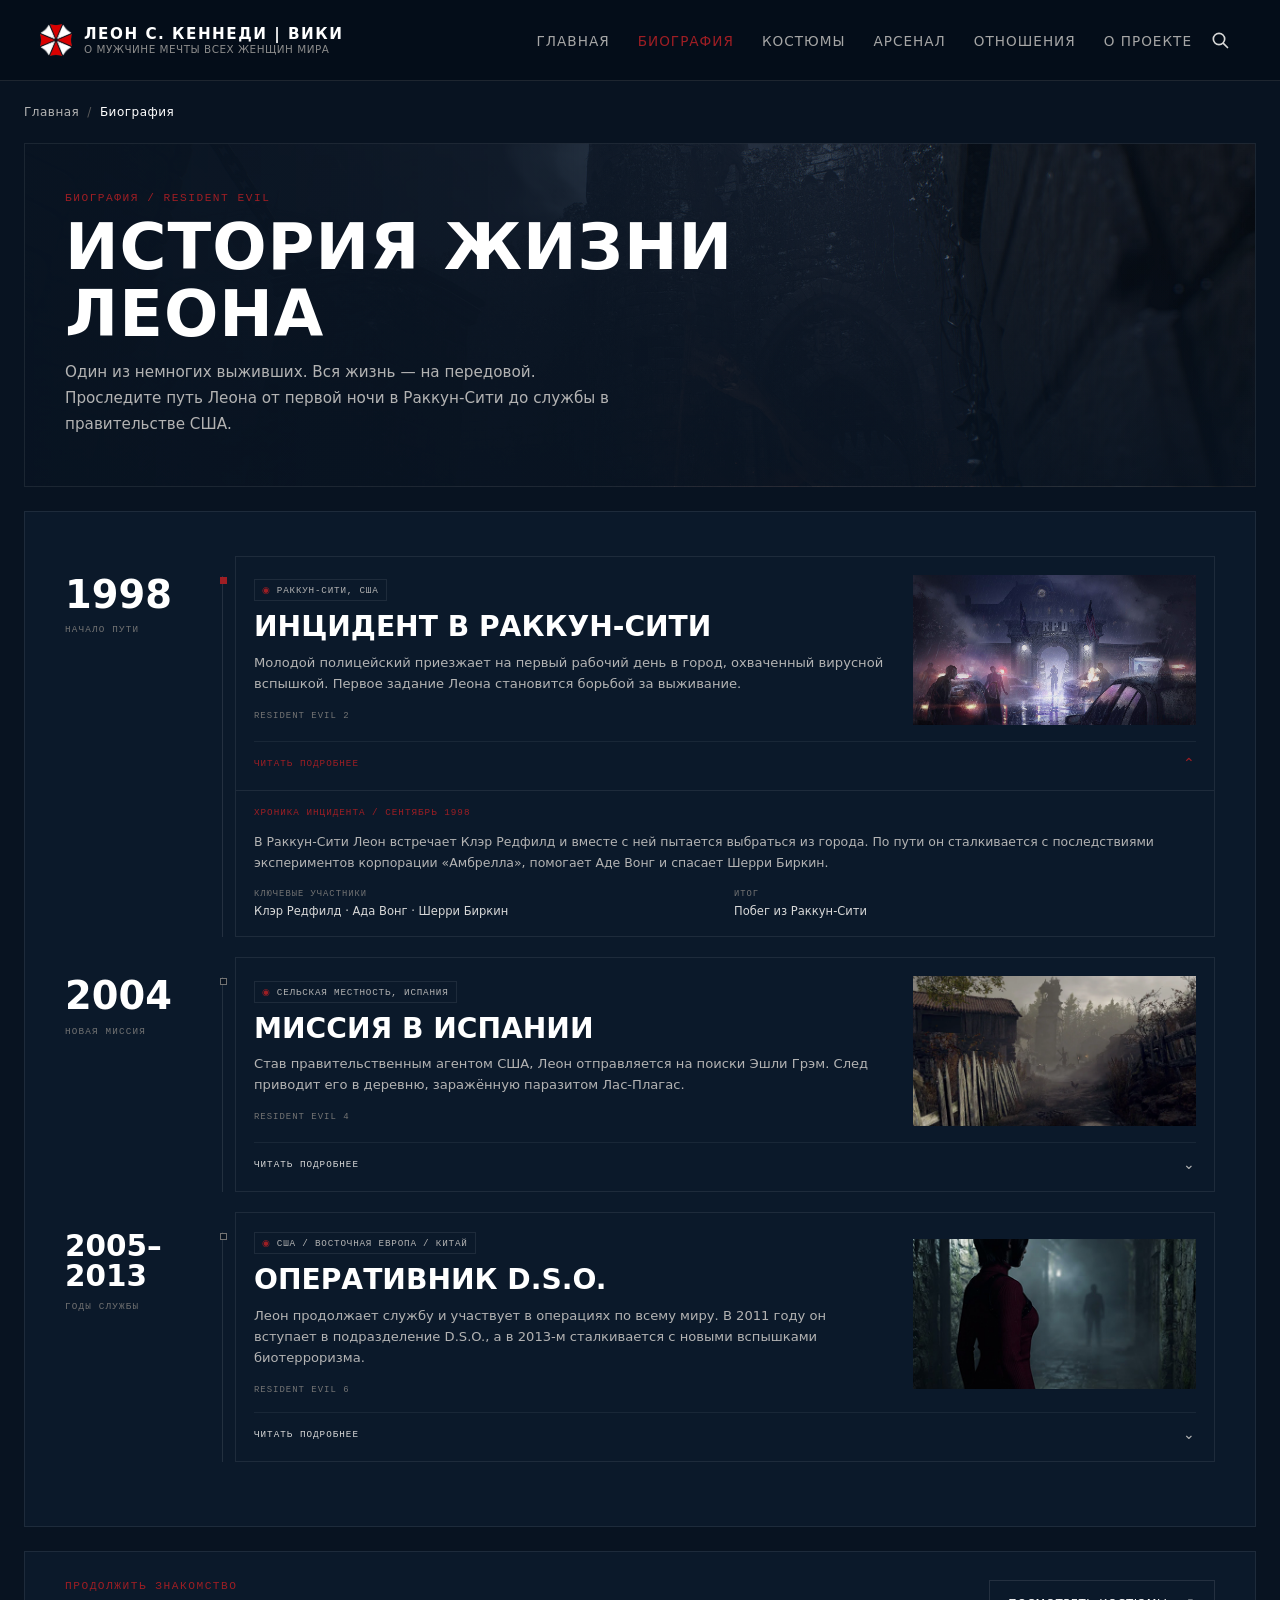
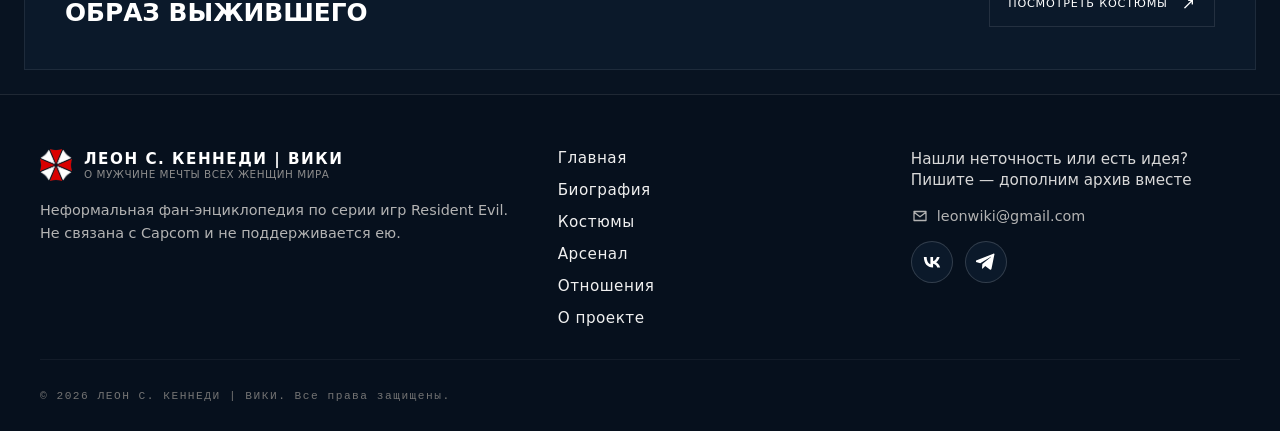
<file: biography.html>
<!DOCTYPE html>
<html lang="ru">
<head>
  <meta charset="UTF-8">
  <meta name="viewport" content="width=device-width, initial-scale=1.0">
  <title>Леон С. Кеннеди Вики — Биография</title>
  <link rel="icon" type="image/png" href="images/favicon.png">
  <link rel="stylesheet" href="css/style.css">
  <script src="js/search.js" defer></script>
</head>

<body class="page page--interior" id="top">
  <header class="header">
    <div class="header__container">
      <div class="logo">
        <img src="images/umbrella-logo.png" alt="Значок" class="logo__icon">
        <div class="logo__text">
          <span class="logo__title">ЛЕОН С. КЕННЕДИ | ВИКИ</span>
          <span class="logo__subtitle">О мужчине мечты всех женщин мира</span>
        </div>
      </div>

      <nav class="main-navigation" aria-label="Основная навигация">
        <ul class="main-navigation__list">
          <li class="main-navigation__item"><a href="index.html" class="main-navigation__link">Главная</a></li>
          <li class="main-navigation__item"><a href="biography.html" class="main-navigation__link main-navigation__link--active" aria-current="page">Биография</a></li>
          <li class="main-navigation__item"><a href="costumes.html" class="main-navigation__link">Костюмы</a></li>
          <li class="main-navigation__item"><a href="arsenal.html" class="main-navigation__link">Арсенал</a></li>
          <li class="main-navigation__item"><a href="relationships.html" class="main-navigation__link">Отношения</a></li>
          <li class="main-navigation__item"><a href="about.html" class="main-navigation__link">О проекте</a></li>
        </ul>
        <form class="site-search" role="search">
          <label class="visually-hidden" for="site-search-input">Поиск по вики</label>
          <input class="site-search__input" id="site-search-input" type="search" placeholder="Поиск по вики…" autocomplete="off" aria-controls="site-search-results">
          <button class="site-search__button" type="button" aria-label="Открыть поиск" aria-expanded="false">
            <svg viewBox="0 0 24 24" aria-hidden="true"><circle cx="10.8" cy="10.8" r="6.8"></circle><path d="m16 16 5 5"></path></svg>
          </button>
          <div class="site-search__results" id="site-search-results" role="status" aria-live="polite" hidden></div>
        </form>
      </nav>
    </div>
  </header>

  <main class="main-content">
    <nav class="breadcrumbs" aria-label="Хлебные крошки">
      <ol class="breadcrumbs__list">
        <li class="breadcrumbs__item"><a href="index.html">Главная</a></li>
        <li class="breadcrumbs__item"><span aria-current="page">Биография</span></li>
      </ol>
    </nav>
    <section class="biography-hero" aria-labelledby="biography-title">
      <div class="biography-hero__content">
        <p class="biography-hero__eyebrow">Биография / Resident Evil</p>
        <h1 class="biography-hero__title" id="biography-title">История жизни Леона</h1>
        <p class="biography-hero__description">
          Один из немногих выживших. Вся жизнь — на передовой. Проследите путь Леона от первой ночи в Раккун-Сити до службы в правительстве США.
        </p>
      </div>
    </section>

    <section class="biography-timeline" aria-label="Хронология жизни Леона">
      <article class="timeline-entry">
        <div class="timeline-entry__date">
          <h2 class="timeline-entry__year">1998</h2>
          <p class="timeline-entry__era">Начало пути</p>
        </div>
        <details class="timeline-card" open>
          <summary class="timeline-card__summary">
            <div class="timeline-card__preview">
              <div class="timeline-card__text">
                <span class="timeline-card__location">Раккун-Сити, США</span>
                <h3 class="timeline-card__title">Инцидент в Раккун-Сити</h3>
                <p class="timeline-card__description">
                  Молодой полицейский приезжает на первый рабочий день в город, охваченный вирусной вспышкой. Первое задание Леона становится борьбой за выживание.
                </p>
                <span class="timeline-card__game">Resident Evil 2</span>
              </div>
              <img src="images/raccoon_city.jpg" alt="Раккун-Сити" class="timeline-card__image">
            </div>
            <span class="timeline-card__toggle">Читать подробнее</span>
          </summary>
          <div class="timeline-card__details">
            <div class="timeline-card__details-heading">
              <h4>Хроника инцидента / сентябрь 1998</h4>
            </div>
            <p>
              В Раккун-Сити Леон встречает Клэр Редфилд и вместе с ней пытается выбраться из города. По пути он сталкивается с последствиями экспериментов корпорации «Амбрелла», помогает Аде Вонг и спасает Шерри Биркин.
            </p>
            <div class="timeline-card__facts">
              <div>
                <span class="timeline-card__fact-label">Ключевые участники</span>
                <span>Клэр Редфилд · Ада Вонг · Шерри Биркин</span>
              </div>
              <div>
                <span class="timeline-card__fact-label">Итог</span>
                <span>Побег из Раккун-Сити</span>
              </div>
            </div>
          </div>
        </details>
      </article>

      <article class="timeline-entry">
        <div class="timeline-entry__date">
          <h2 class="timeline-entry__year">2004</h2>
          <p class="timeline-entry__era">Новая миссия</p>
        </div>
        <details class="timeline-card">
          <summary class="timeline-card__summary">
            <div class="timeline-card__preview">
              <div class="timeline-card__text">
                <span class="timeline-card__location">Сельская местность, Испания</span>
                <h3 class="timeline-card__title">Миссия в Испании</h3>
                <p class="timeline-card__description">
                  Став правительственным агентом США, Леон отправляется на поиски Эшли Грэм. След приводит его в деревню, заражённую паразитом Лас-Плагас.
                </p>
                <span class="timeline-card__game">Resident Evil 4</span>
              </div>
              <img src="images/village.webp" alt="Деревня в Испании" class="timeline-card__image">
            </div>
            <span class="timeline-card__toggle">Читать подробнее</span>
          </summary>
          <div class="timeline-card__details">
            <div class="timeline-card__details-heading">
              <h4>Оперативная сводка / 2004</h4>
            </div>
            <p>
              Леон находит Эшли и вместе с ней пытается покинуть заражённую область. Им противостоят местные жители под контролем Лас-Плагас и Осмунд Сэддлер. Миссия становится проверкой опыта, полученного после событий в Раккун-Сити.
            </p>
            <div class="timeline-card__facts">
              <div>
                <span class="timeline-card__fact-label">Задача</span>
                <span>Найти и вернуть Эшли Грэм</span>
              </div>
              <div>
                <span class="timeline-card__fact-label">Итог</span>
                <span>Эшли спасена, паразит уничтожен</span>
              </div>
            </div>
          </div>
        </details>
      </article>

      <article class="timeline-entry">
        <div class="timeline-entry__date">
          <h2 class="timeline-entry__year timeline-entry__year--range">2005–2013</h2>
          <p class="timeline-entry__era">Годы службы</p>
        </div>
        <details class="timeline-card">
          <summary class="timeline-card__summary">
            <div class="timeline-card__preview">
              <div class="timeline-card__text">
                <span class="timeline-card__location">США / Восточная Европа / Китай</span>
                <h3 class="timeline-card__title">Оперативник D.S.O.</h3>
                <p class="timeline-card__description">
                  Леон продолжает службу и участвует в операциях по всему миру. В 2011 году он вступает в подразделение D.S.O., а в 2013-м сталкивается с новыми вспышками биотерроризма.
                </p>
                <span class="timeline-card__game">Resident Evil 6</span>
              </div>
              <img src="images/relationships.png" alt="Фигура в тёмном коридоре" class="timeline-card__image">
            </div>
            <span class="timeline-card__toggle">Читать подробнее</span>
          </summary>
          <div class="timeline-card__details">
            <div class="timeline-card__details-heading">
              <h4>Служебное досье / 2005–2013</h4>
            </div>
            <p>
              Работа Леона приводит его в разные точки мира, где он расследует угрозы, связанные с биологическим оружием. В 2013 году он оказывается в центре событий в Толл-Оукс и Китае, пытаясь остановить очередную глобальную катастрофу.
            </p>
            <div class="timeline-card__facts">
              <div>
                <span class="timeline-card__fact-label">Подразделение</span>
                <span>Отдел операций по безопасности (D.S.O.)</span>
              </div>
              <div>
                <span class="timeline-card__fact-label">Направление</span>
                <span>Противодействие биотерроризму</span>
              </div>
            </div>
          </div>
        </details>
      </article>
    </section>

    <section class="biography-next">
      <div>
        <span class="biography-next__eyebrow">Продолжить знакомство</span>
        <h2 class="biography-next__title">Образ выжившего</h2>
      </div>
      <a href="costumes.html" class="biography-next__link">Посмотреть костюмы <span aria-hidden="true">↗</span></a>
    </section>
  </main>

  <footer class="footer" id="footer">
    <div class="footer__container">
      <div class="footer__brand-block">
        <div class="logo footer__logo" aria-label="Логотип сайта">
          <img src="images/umbrella-logo.png" alt="Логотип Леон С. Кеннеди Вики" class="logo__icon">
          <div class="logo__text">
            <span class="logo__title">ЛЕОН С. КЕННЕДИ | ВИКИ</span>
            <span class="logo__subtitle">О мужчине мечты всех женщин мира</span>
          </div>
        </div>
        <p class="footer__description">
          Неформальная фан-энциклопедия по серии игр Resident Evil. Не связана с Capcom и не поддерживается ею.
        </p>
      </div>

      <nav class="footer__nav" aria-label="Навигация по сайту">
        <a href="index.html">Главная</a>
        <a href="biography.html">Биография</a>
        <a href="costumes.html">Костюмы</a>
        <a href="arsenal.html">Арсенал</a>
        <a href="relationships.html">Отношения</a>
        <a href="about.html">О проекте</a>
      </nav>

      <div class="footer__contacts">
        <p class="footer__contact-prompt">Нашли неточность или есть идея?<br>Пишите — дополним архив вместе</p>
        <a class="footer__email" href="mailto:leonwiki@gmail.com"><svg viewBox="0 0 24 24" aria-hidden="true"><path d="M4 6h16v12H4zM4 7l8 6 8-6"/></svg>leonwiki@gmail.com</a>
        <div class="footer__social-links" aria-label="Социальные сети">
          <a class="footer__social-link footer__social-link--vk" href="https://vk.com/" aria-label="ВКонтакте">
            <svg viewBox="0 0 24 24" aria-hidden="true"><path d="M13.1 18.5c-6.8 0-10.7-4.7-10.9-12.5h3.4c.1 5.7 2.6 8.1 4.5 8.6V6h3.2v4.9c1.9-.2 3.9-2.4 4.6-4.9h3.2c-.5 3.1-2.7 5.3-4.2 6.2 1.5.7 4 2.6 4.9 6.3h-3.5c-.7-2.4-2.5-4.2-5-4.5v4.5h-.2Z"/></svg>
          </a>
          <a class="footer__social-link" href="https://telegram.org/" aria-label="Telegram">
            <svg viewBox="0 0 24 24" aria-hidden="true"><path d="M22 3.2 18.6 20c-.3 1.2-1 1.5-2 .9l-5.5-4.1-2.7 2.6c-.3.3-.6.6-1.2.6l.4-5.6L18 6.1c.4-.4-.1-.6-.6-.2L5.1 13.6l-5.3-1.7c-1.2-.4-1.2-1.2.3-1.8L20.8 2c1-.4 1.8.2 1.2 1.2Z"/></svg>
          </a>
        </div>
      </div>
    </div>
    <div class="footer__bottom">
      <span class="footer__copy">&copy; 2026 ЛЕОН С. КЕННЕДИ | ВИКИ. Все права защищены.</span>
    </div>
  </footer>

  <a href="#top" class="scroll-top-button" aria-label="Наверх"><img src="images/umbrella-logo.png" alt="" class="scroll-top-button__icon"></a>

  <script>
    const scrollTopButton = document.querySelector('.scroll-top-button');

    const toggleScrollButton = () => {
      if (window.scrollY > 300) {
        scrollTopButton.classList.add('visible');
      } else {
        scrollTopButton.classList.remove('visible');
      }
    };

    window.addEventListener('scroll', toggleScrollButton);
    toggleScrollButton();
  </script>
</body>
</html>
</file>
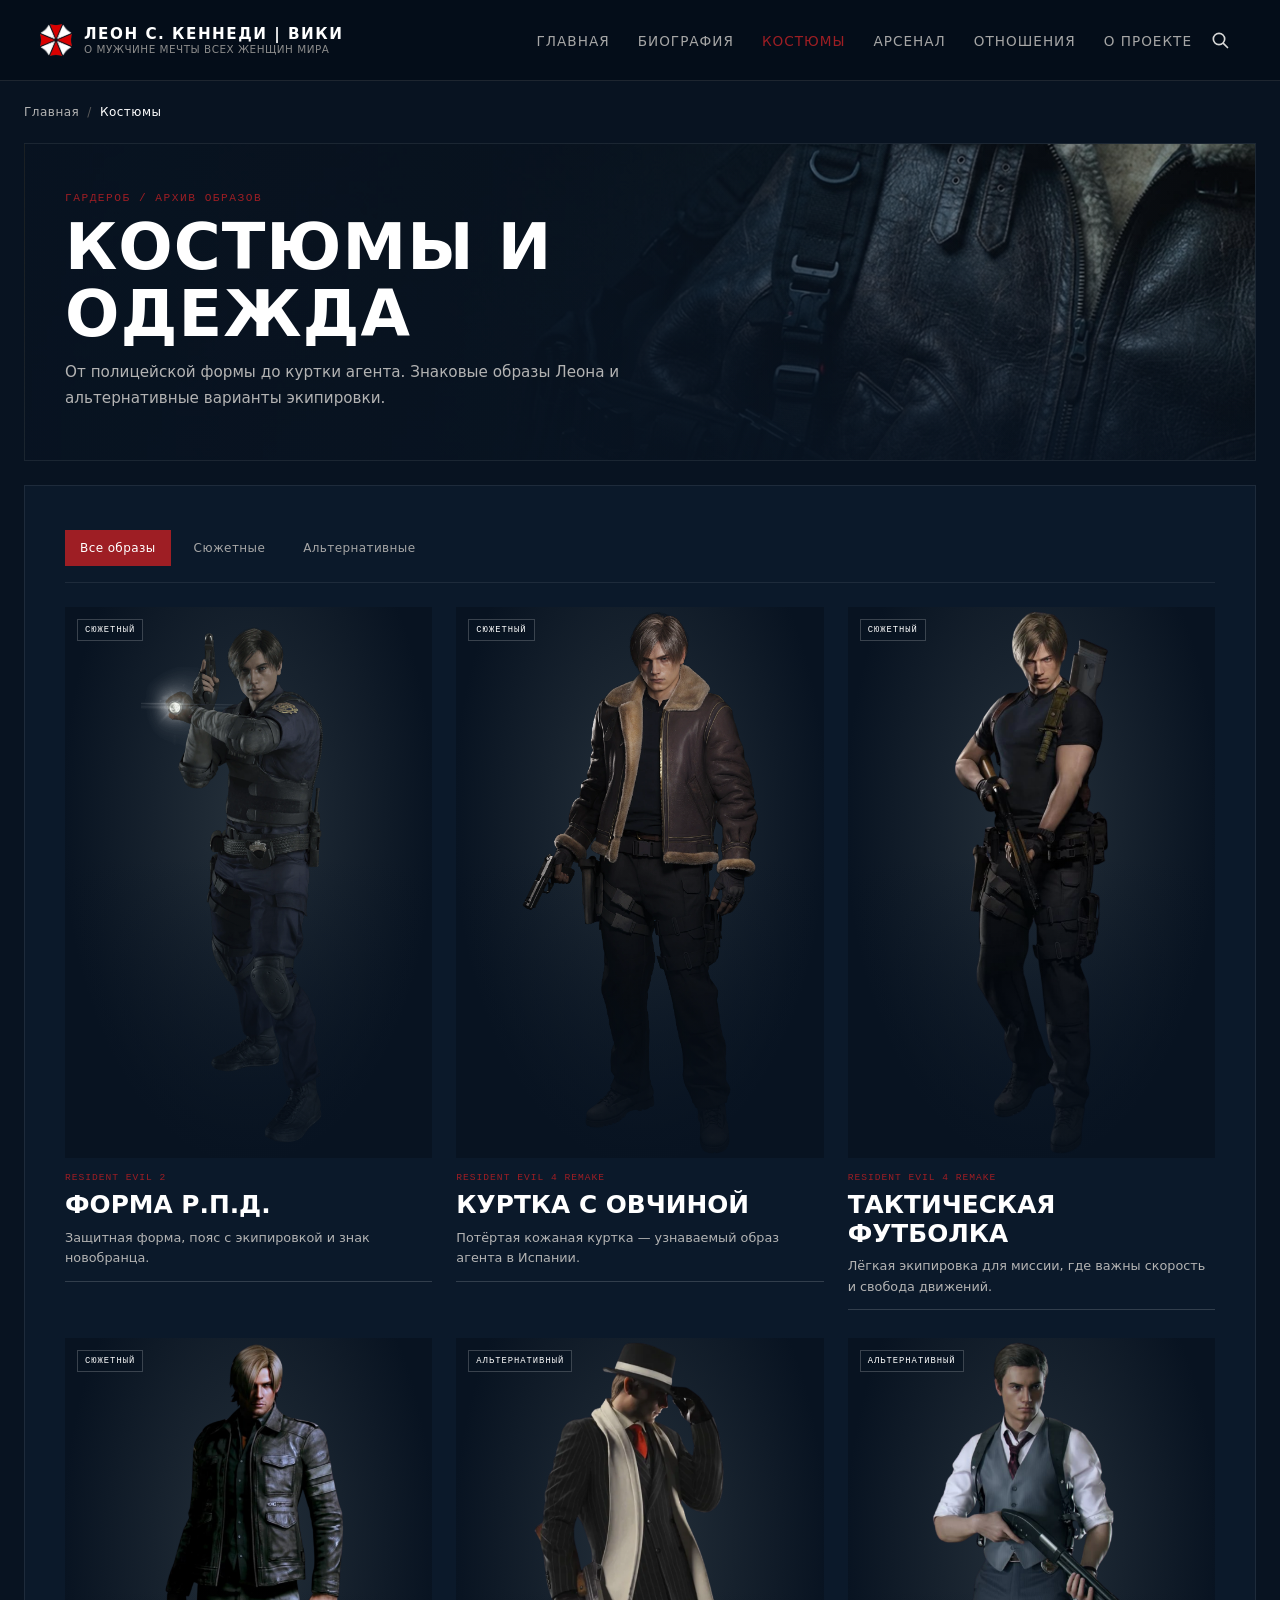
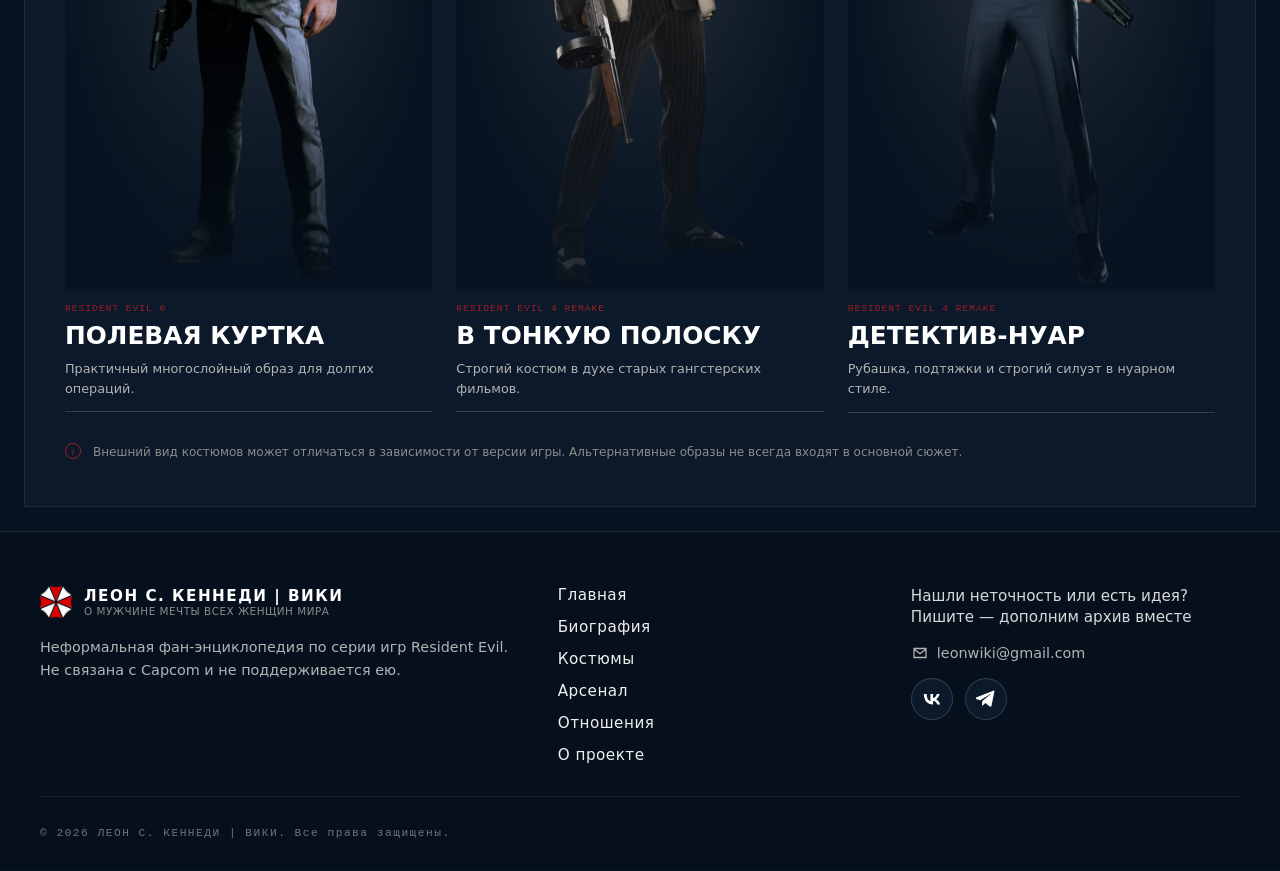
<file: costumes.html>
<!DOCTYPE html>
<html lang="ru">
<head>
  <meta charset="UTF-8">
  <meta name="viewport" content="width=device-width, initial-scale=1.0">
  <title>Леон С. Кеннеди Вики — Костюмы</title>
  <link rel="icon" type="image/png" href="images/favicon.png">
  <link rel="stylesheet" href="css/style.css">
  <script src="js/search.js" defer></script>
</head>

<body class="page page--interior" id="top">
  <header class="header">
    <div class="header__container">
      <div class="logo">
        <img src="images/umbrella-logo.png" alt="Значок" class="logo__icon">
        <div class="logo__text">
          <span class="logo__title">ЛЕОН С. КЕННЕДИ | ВИКИ</span>
          <span class="logo__subtitle">О мужчине мечты всех женщин мира</span>
        </div>
      </div>

      <nav class="main-navigation" aria-label="Основная навигация">
        <ul class="main-navigation__list">
          <li class="main-navigation__item"><a href="index.html" class="main-navigation__link">Главная</a></li>
          <li class="main-navigation__item"><a href="biography.html" class="main-navigation__link">Биография</a></li>
          <li class="main-navigation__item"><a href="costumes.html" class="main-navigation__link main-navigation__link--active" aria-current="page">Костюмы</a></li>
          <li class="main-navigation__item"><a href="arsenal.html" class="main-navigation__link">Арсенал</a></li>
          <li class="main-navigation__item"><a href="relationships.html" class="main-navigation__link">Отношения</a></li>
          <li class="main-navigation__item"><a href="about.html" class="main-navigation__link">О проекте</a></li>
        </ul>
        <form class="site-search" role="search">
          <label class="visually-hidden" for="site-search-input">Поиск по вики</label>
          <input class="site-search__input" id="site-search-input" type="search" placeholder="Поиск по вики…" autocomplete="off" aria-controls="site-search-results">
          <button class="site-search__button" type="button" aria-label="Открыть поиск" aria-expanded="false">
            <svg viewBox="0 0 24 24" aria-hidden="true"><circle cx="10.8" cy="10.8" r="6.8"></circle><path d="m16 16 5 5"></path></svg>
          </button>
          <div class="site-search__results" id="site-search-results" role="status" aria-live="polite" hidden></div>
        </form>
      </nav>
    </div>
  </header>

  <main class="main-content">
    <nav class="breadcrumbs" aria-label="Хлебные крошки">
      <ol class="breadcrumbs__list">
        <li class="breadcrumbs__item"><a href="index.html">Главная</a></li>
        <li class="breadcrumbs__item"><span aria-current="page">Костюмы</span></li>
      </ol>
    </nav>
    <section class="costumes-hero" aria-labelledby="costumes-title">
      <div class="costumes-hero__content">
        <p class="costumes-hero__eyebrow">Гардероб / архив образов</p>
        <h1 class="costumes-hero__title" id="costumes-title">Костюмы и одежда</h1>
        <p class="costumes-hero__description">
          От полицейской формы до куртки агента. Знаковые образы Леона и альтернативные варианты экипировки.
        </p>
      </div>
    </section>

    <section class="costume-collection" aria-label="Коллекция костюмов Леона">
      <div class="costume-filters" role="group" aria-label="Фильтр костюмов">
        <button class="costume-filters__button is-active" type="button" data-filter="all" aria-pressed="true">Все образы</button>
        <button class="costume-filters__button" type="button" data-filter="story" aria-pressed="false">Сюжетные</button>
        <button class="costume-filters__button" type="button" data-filter="alternate" aria-pressed="false">Альтернативные</button>
      </div>

      <div class="costume-grid">
        <article class="costume-card" data-category="story">
          <div class="costume-card__image-wrap costume-card__image-wrap--portrait">
            <img class="costume-card__image costume-card__image--render" src="images/Leon_Kennedy_render_RE2_(2019).webp" alt="Леон в форме полицейского управления Раккун-Сити">
            <span class="costume-card__badge">Сюжетный</span>
          </div>
          <div class="costume-card__content">
            <p class="costume-card__game">Resident Evil 2</p>
            <h2 class="costume-card__title">Форма Р.П.Д.</h2>
            <p class="costume-card__description">Защитная форма, пояс с экипировкой и знак новобранца.</p>
          </div>
        </article>

        <article class="costume-card" data-category="story">
          <div class="costume-card__image-wrap costume-card__image-wrap--portrait">
            <img class="costume-card__image costume-card__image--render" src="images/RE4R_Leon_Render.webp" alt="Леон в кожаной куртке с овчинным воротником">
            <span class="costume-card__badge">Сюжетный</span>
          </div>
          <div class="costume-card__content">
            <p class="costume-card__game">Resident Evil 4 remake</p>
            <h2 class="costume-card__title">Куртка с овчиной</h2>
            <p class="costume-card__description">Потёртая кожаная куртка — узнаваемый образ агента в Испании.</p>
          </div>
        </article>

        <article class="costume-card" data-category="story">
          <div class="costume-card__image-wrap costume-card__image-wrap--portrait costume-card__image-wrap--transparent">
            <img class="costume-card__image costume-card__image--render costume-card__image--transparent" src="images/tactic_shirt_full.png" alt="Леон в тактической футболке и экипировке">
            <span class="costume-card__badge">Сюжетный</span>
          </div>
          <div class="costume-card__content">
            <p class="costume-card__game">Resident Evil 4 remake</p>
            <h2 class="costume-card__title">Тактическая футболка</h2>
            <p class="costume-card__description">Лёгкая экипировка для миссии, где важны скорость и свобода движений.</p>
          </div>
        </article>

        <article class="costume-card" data-category="story">
          <div class="costume-card__image-wrap costume-card__image-wrap--portrait costume-card__image-wrap--transparent">
            <img class="costume-card__image costume-card__image--render costume-card__image--transparent" src="images/leon re6.png" alt="Леон в полевой куртке из Resident Evil 6">
            <span class="costume-card__badge">Сюжетный</span>
          </div>
          <div class="costume-card__content">
            <p class="costume-card__game">Resident Evil 6</p>
            <h2 class="costume-card__title">Полевая куртка</h2>
            <p class="costume-card__description">Практичный многослойный образ для долгих операций.</p>
          </div>
        </article>

        <article class="costume-card" data-category="alternate">
          <div class="costume-card__image-wrap costume-card__image-wrap--portrait costume-card__image-wrap--transparent">
            <img class="costume-card__image costume-card__image--render costume-card__image--transparent" src="images/striped_suit_full.png" alt="Леон в костюме в тонкую полоску">
            <span class="costume-card__badge">Альтернативный</span>
          </div>
          <div class="costume-card__content">
            <p class="costume-card__game">Resident Evil 4 remake</p>
            <h2 class="costume-card__title">В тонкую полоску</h2>
            <p class="costume-card__description">Строгий костюм в духе старых гангстерских фильмов.</p>
          </div>
        </article>

        <article class="costume-card" data-category="alternate">
          <div class="costume-card__image-wrap costume-card__image-wrap--portrait costume-card__image-wrap--transparent">
            <img class="costume-card__image costume-card__image--render costume-card__image--transparent" src="images/noir_detective_full.png" alt="Леон в нуарном костюме">
            <span class="costume-card__badge">Альтернативный</span>
          </div>
          <div class="costume-card__content">
            <p class="costume-card__game">Resident Evil 4 remake</p>
            <h2 class="costume-card__title">Детектив-нуар</h2>
            <p class="costume-card__description">Рубашка, подтяжки и строгий силуэт в нуарном стиле.</p>
          </div>
        </article>
      </div>

      <p class="costume-note">
        <span class="costume-note__icon" aria-hidden="true">i</span>
        Внешний вид костюмов может отличаться в зависимости от версии игры. Альтернативные образы не всегда входят в основной сюжет.
      </p>
    </section>
  </main>

  <footer class="footer" id="footer">
    <div class="footer__container">
      <div class="footer__brand-block">
        <div class="logo footer__logo" aria-label="Логотип сайта">
          <img src="images/umbrella-logo.png" alt="Логотип Леон С. Кеннеди Вики" class="logo__icon">
          <div class="logo__text">
            <span class="logo__title">ЛЕОН С. КЕННЕДИ | ВИКИ</span>
            <span class="logo__subtitle">О мужчине мечты всех женщин мира</span>
          </div>
        </div>
        <p class="footer__description">
          Неформальная фан-энциклопедия по серии игр Resident Evil. Не связана с Capcom и не поддерживается ею.
        </p>
      </div>

      <nav class="footer__nav" aria-label="Навигация по сайту">
        <a href="index.html">Главная</a>
        <a href="biography.html">Биография</a>
        <a href="costumes.html">Костюмы</a>
        <a href="arsenal.html">Арсенал</a>
        <a href="relationships.html">Отношения</a>
        <a href="about.html">О проекте</a>
      </nav>

      <div class="footer__contacts">
        <p class="footer__contact-prompt">Нашли неточность или есть идея?<br>Пишите — дополним архив вместе</p>
        <a class="footer__email" href="mailto:leonwiki@gmail.com"><svg viewBox="0 0 24 24" aria-hidden="true"><path d="M4 6h16v12H4zM4 7l8 6 8-6"/></svg>leonwiki@gmail.com</a>
        <div class="footer__social-links" aria-label="Социальные сети">
          <a class="footer__social-link footer__social-link--vk" href="https://vk.com/" aria-label="ВКонтакте">
            <svg viewBox="0 0 24 24" aria-hidden="true"><path d="M13.1 18.5c-6.8 0-10.7-4.7-10.9-12.5h3.4c.1 5.7 2.6 8.1 4.5 8.6V6h3.2v4.9c1.9-.2 3.9-2.4 4.6-4.9h3.2c-.5 3.1-2.7 5.3-4.2 6.2 1.5.7 4 2.6 4.9 6.3h-3.5c-.7-2.4-2.5-4.2-5-4.5v4.5h-.2Z"/></svg>
          </a>
          <a class="footer__social-link" href="https://telegram.org/" aria-label="Telegram">
            <svg viewBox="0 0 24 24" aria-hidden="true"><path d="M22 3.2 18.6 20c-.3 1.2-1 1.5-2 .9l-5.5-4.1-2.7 2.6c-.3.3-.6.6-1.2.6l.4-5.6L18 6.1c.4-.4-.1-.6-.6-.2L5.1 13.6l-5.3-1.7c-1.2-.4-1.2-1.2.3-1.8L20.8 2c1-.4 1.8.2 1.2 1.2Z"/></svg>
          </a>
        </div>
      </div>
    </div>

    <div class="footer__bottom">
      <span class="footer__copy">&copy; 2026 ЛЕОН С. КЕННЕДИ | ВИКИ. Все права защищены.</span>
    </div>
  </footer>

  <a href="#top" class="scroll-top-button" aria-label="Наверх"><img src="images/umbrella-logo.png" alt="" class="scroll-top-button__icon"></a>

  <script>
    const filterButtons = document.querySelectorAll('.costume-filters__button');
    const costumeCards = document.querySelectorAll('.costume-card');

    filterButtons.forEach((button) => {
      button.addEventListener('click', () => {
        const filter = button.dataset.filter;

        filterButtons.forEach((filterButton) => {
          const isActive = filterButton === button;
          filterButton.classList.toggle('is-active', isActive);
          filterButton.setAttribute('aria-pressed', String(isActive));
        });

        costumeCards.forEach((card) => {
          card.hidden = filter !== 'all' && card.dataset.category !== filter;
        });
      });
    });

    const scrollTopButton = document.querySelector('.scroll-top-button');
    const toggleScrollButton = () => {
      scrollTopButton.classList.toggle('visible', window.scrollY > 300);
    };

    window.addEventListener('scroll', toggleScrollButton);
    toggleScrollButton();
  </script>
</body>
</html>
</file>
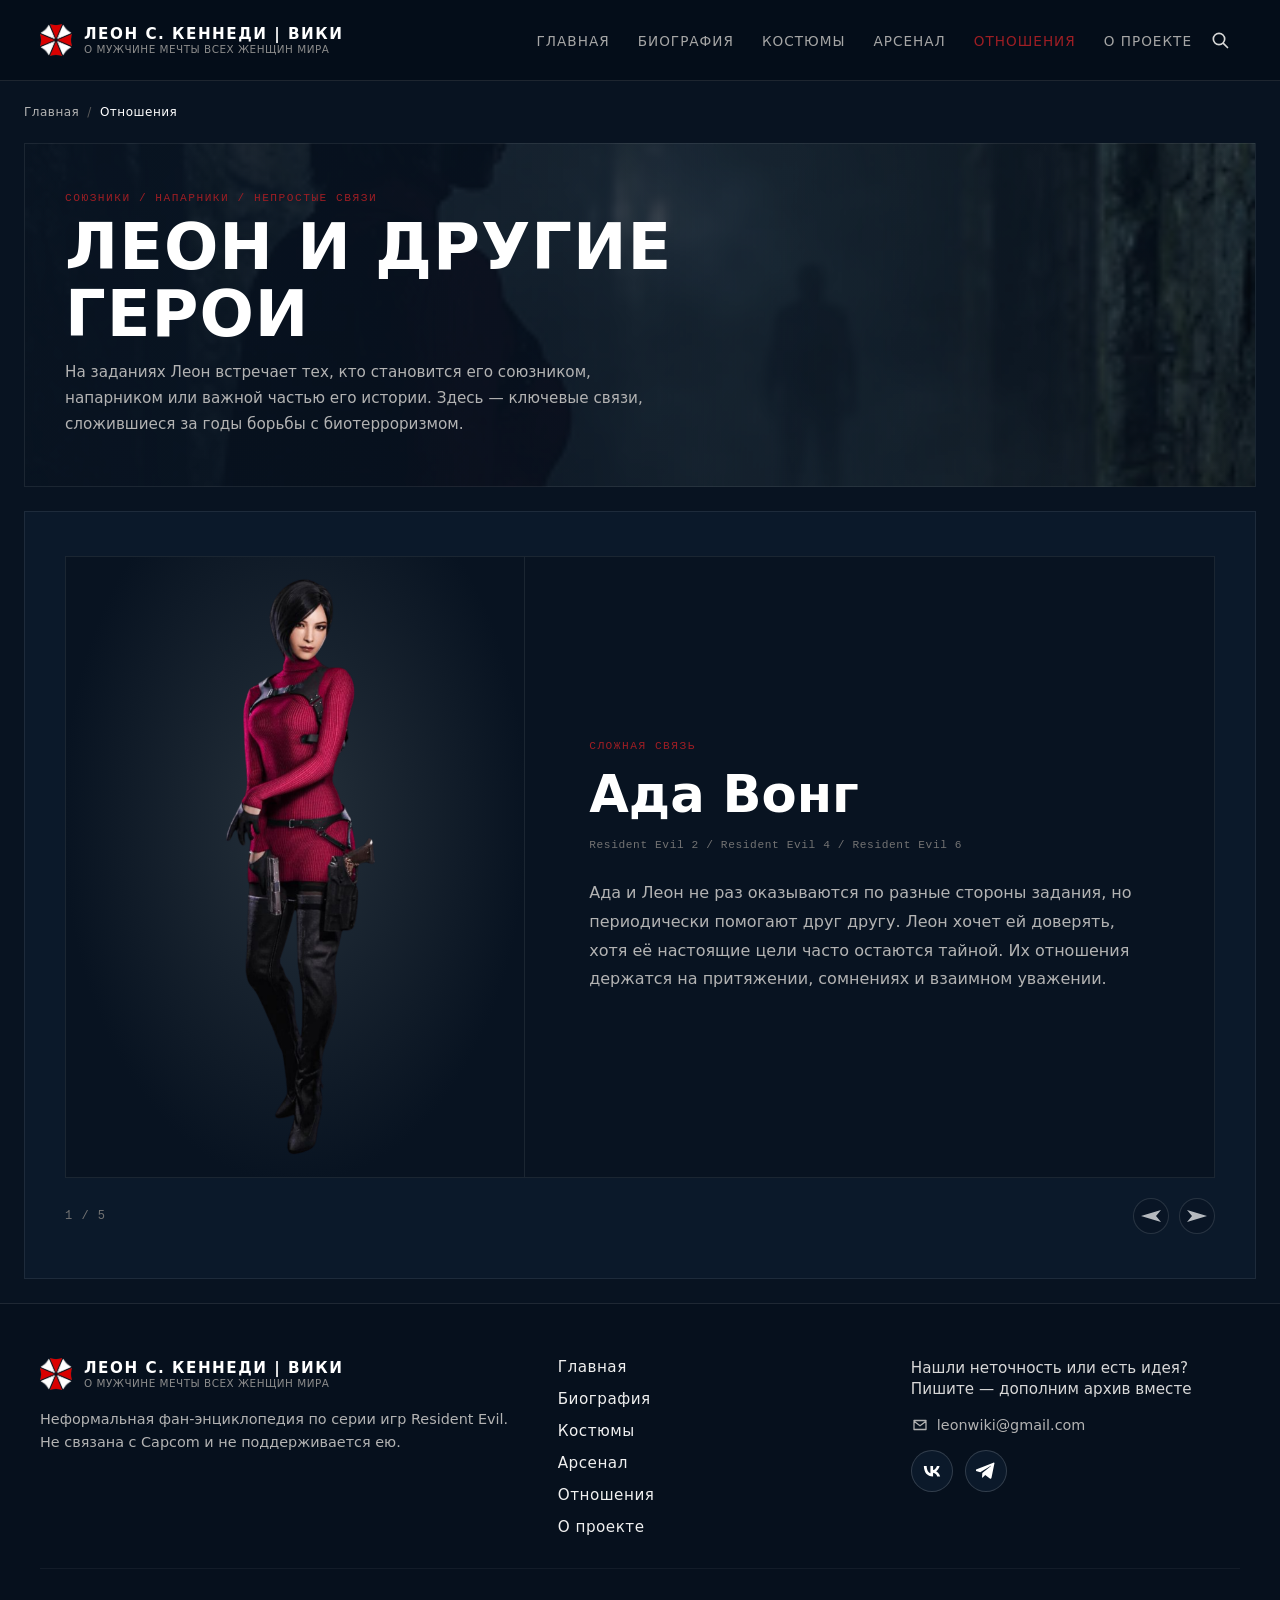
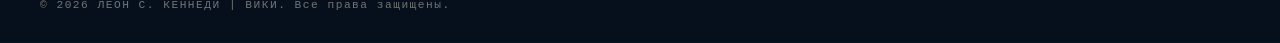
<file: relationships.html>
<!DOCTYPE html>
<html lang="ru">
<head>
  <meta charset="UTF-8">
  <meta name="viewport" content="width=device-width, initial-scale=1.0">
  <title>Леон С. Кеннеди Вики — Отношения</title>
  <link rel="icon" type="image/png" href="images/favicon.png">
  <link rel="stylesheet" href="css/style.css">
  <script src="js/search.js" defer></script>
</head>

<body class="page page--interior" id="top">
  <header class="header">
    <div class="header__container">
      <div class="logo">
        <img src="images/umbrella-logo.png" alt="Значок" class="logo__icon">
        <div class="logo__text">
          <span class="logo__title">ЛЕОН С. КЕННЕДИ | ВИКИ</span>
          <span class="logo__subtitle">О мужчине мечты всех женщин мира</span>
        </div>
      </div>

      <nav class="main-navigation" aria-label="Основная навигация">
        <ul class="main-navigation__list">
          <li class="main-navigation__item"><a href="index.html" class="main-navigation__link">Главная</a></li>
          <li class="main-navigation__item"><a href="biography.html" class="main-navigation__link">Биография</a></li>
          <li class="main-navigation__item"><a href="costumes.html" class="main-navigation__link">Костюмы</a></li>
          <li class="main-navigation__item"><a href="arsenal.html" class="main-navigation__link">Арсенал</a></li>
          <li class="main-navigation__item"><a href="relationships.html" class="main-navigation__link main-navigation__link--active" aria-current="page">Отношения</a></li>
          <li class="main-navigation__item"><a href="about.html" class="main-navigation__link">О проекте</a></li>
        </ul>
        <form class="site-search" role="search">
          <label class="visually-hidden" for="site-search-input">Поиск по вики</label>
          <input class="site-search__input" id="site-search-input" type="search" placeholder="Поиск по вики…" autocomplete="off" aria-controls="site-search-results">
          <button class="site-search__button" type="button" aria-label="Открыть поиск" aria-expanded="false">
            <svg viewBox="0 0 24 24" aria-hidden="true"><circle cx="10.8" cy="10.8" r="6.8"></circle><path d="m16 16 5 5"></path></svg>
          </button>
          <div class="site-search__results" id="site-search-results" role="status" aria-live="polite" hidden></div>
        </form>
      </nav>
    </div>
  </header>

  <main class="main-content">
    <nav class="breadcrumbs" aria-label="Хлебные крошки">
      <ol class="breadcrumbs__list">
        <li class="breadcrumbs__item"><a href="index.html">Главная</a></li>
        <li class="breadcrumbs__item"><span aria-current="page">Отношения</span></li>
      </ol>
    </nav>
    <section class="relationships-hero" aria-labelledby="relationships-title">
      <div class="relationships-hero__content">
        <p class="relationships-hero__eyebrow">Союзники / напарники / непростые связи</p>
        <h1 class="relationships-hero__title" id="relationships-title">Леон и другие герои</h1>
        <p class="relationships-hero__description">
          На заданиях Леон встречает тех, кто становится его союзником, напарником или важной частью его истории. Здесь — ключевые связи, сложившиеся за годы борьбы с биотерроризмом.
        </p>
      </div>
    </section>

    <section class="relationships-collection" aria-label="Ключевые отношения Леона">
      <div class="relationship-carousel" role="region" aria-roledescription="карусель" aria-label="Отношения Леона с другими героями">
        <article class="relationship-slide" aria-roledescription="слайд" aria-label="Ада Вонг">
          <div class="relationship-slide__portrait">
            <img src="images/other characters/ada.png" alt="Ада Вонг в красном платье">
          </div>
          <div class="relationship-slide__content">
            <p class="relationship-slide__role">Сложная связь</p>
            <h2 class="relationship-slide__name">Ада Вонг</h2>
            <p class="relationship-slide__games">Resident Evil 2 / Resident Evil 4 / Resident Evil 6</p>
            <p class="relationship-slide__description">
              Ада и Леон не раз оказываются по разные стороны задания, но периодически помогают друг другу. Леон хочет ей доверять, хотя её настоящие цели часто остаются тайной. Их отношения держатся на притяжении, сомнениях и взаимном уважении.
            </p>
          </div>
        </article>

        <article class="relationship-slide" aria-roledescription="слайд" aria-label="Эшли Грэм" hidden>
          <div class="relationship-slide__portrait">
            <img src="images/other characters/ashley.png" alt="Эшли Грэм в одежде из Resident Evil 4">
          </div>
          <div class="relationship-slide__content">
            <p class="relationship-slide__role">Подопечная и напарница</p>
            <h2 class="relationship-slide__name">Эшли Грэм</h2>
            <p class="relationship-slide__games">Resident Evil 4</p>
            <p class="relationship-slide__description">
              Леон отправляется в Испанию, чтобы вернуть домой похищенную дочь президента. По ходу миссии Эшли становится его напарницей: они учатся действовать вместе и поддерживают друг друга перед лицом опасности.
            </p>
          </div>
        </article>

        <article class="relationship-slide" aria-roledescription="слайд" aria-label="Клэр Редфилд" hidden>
          <div class="relationship-slide__portrait">
            <img src="images/other characters/claire.png" alt="Клэр Редфилд">
          </div>
          <div class="relationship-slide__content">
            <p class="relationship-slide__role">Союзница и подруга</p>
            <h2 class="relationship-slide__name">Клэр Редфилд</h2>
            <p class="relationship-slide__games">Resident Evil 2 / Resident Evil: Degeneration</p>
            <p class="relationship-slide__description">
              Леон и Клэр знакомятся во время катастрофы в Раккун-Сити. Вместе они помогают Шерри и ищут путь из города, охваченного вспышкой. Их знакомство становится началом крепкой дружбы и взаимного доверия.
            </p>
          </div>
        </article>

        <article class="relationship-slide" aria-roledescription="слайд" aria-label="Ингрид Ханниган" hidden>
          <div class="relationship-slide__portrait">
            <img src="images/other characters/hunnigan.png" alt="Ингрид Ханниган в деловом костюме">
          </div>
          <div class="relationship-slide__content">
            <p class="relationship-slide__role">Координатор миссий</p>
            <h2 class="relationship-slide__name">Ингрид Ханниган</h2>
            <p class="relationship-slide__games">Resident Evil 4</p>
            <p class="relationship-slide__description">
              Ханниган поддерживает связь с Леоном во время операций: передаёт сведения, помогает ориентироваться в обстановке и координирует задания. Их рабочее взаимодействие основано на профессиональном доверии.
            </p>
          </div>
        </article>

        <article class="relationship-slide" aria-roledescription="слайд" aria-label="Луис Сера" hidden>
          <div class="relationship-slide__portrait">
            <img src="images/other characters/luis.png" alt="Луис Сера в кожаной куртке">
          </div>
          <div class="relationship-slide__content">
            <p class="relationship-slide__role">Союзник в Испании</p>
            <h2 class="relationship-slide__name">Луис Сера</h2>
            <p class="relationship-slide__games">Resident Evil 4</p>
            <p class="relationship-slide__description">
              Бывший исследователь помогает Леону и Эшли противостоять культу «Лос-Иллюминадос». Луис делится знаниями о паразите и рискует собой, чтобы помочь им продолжить миссию.
            </p>
          </div>
        </article>

        <div class="relationship-carousel__controls">
          <p class="relationship-carousel__position" aria-live="polite">1 / 5</p>
          <div class="relationship-carousel__buttons">
            <button class="relationship-carousel__button" type="button" data-direction="-1" aria-label="Предыдущий персонаж">&larr;</button>
            <button class="relationship-carousel__button" type="button" data-direction="1" aria-label="Следующий персонаж">&rarr;</button>
          </div>
        </div>
      </div>
    </section>
  </main>

  <footer class="footer" id="footer">
    <div class="footer__container">
      <div class="footer__brand-block">
        <div class="logo footer__logo" aria-label="Логотип сайта">
          <img src="images/umbrella-logo.png" alt="Логотип Леон С. Кеннеди Вики" class="logo__icon">
          <div class="logo__text">
            <span class="logo__title">ЛЕОН С. КЕННЕДИ | ВИКИ</span>
            <span class="logo__subtitle">О мужчине мечты всех женщин мира</span>
          </div>
        </div>
        <p class="footer__description">
          Неформальная фан-энциклопедия по серии игр Resident Evil. Не связана с Capcom и не поддерживается ею.
        </p>
      </div>

      <nav class="footer__nav" aria-label="Навигация по сайту">
        <a href="index.html">Главная</a>
        <a href="biography.html">Биография</a>
        <a href="costumes.html">Костюмы</a>
        <a href="arsenal.html">Арсенал</a>
        <a href="relationships.html" aria-current="page">Отношения</a>
        <a href="about.html">О проекте</a>
      </nav>

      <div class="footer__contacts">
        <p class="footer__contact-prompt">Нашли неточность или есть идея?<br>Пишите — дополним архив вместе</p>
        <a class="footer__email" href="mailto:leonwiki@gmail.com"><svg viewBox="0 0 24 24" aria-hidden="true"><path d="M4 6h16v12H4zM4 7l8 6 8-6"/></svg>leonwiki@gmail.com</a>
        <div class="footer__social-links" aria-label="Социальные сети">
          <a class="footer__social-link footer__social-link--vk" href="https://vk.com/" aria-label="ВКонтакте">
            <svg viewBox="0 0 24 24" aria-hidden="true"><path d="M13.1 18.5c-6.8 0-10.7-4.7-10.9-12.5h3.4c.1 5.7 2.6 8.1 4.5 8.6V6h3.2v4.9c1.9-.2 3.9-2.4 4.6-4.9h3.2c-.5 3.1-2.7 5.3-4.2 6.2 1.5.7 4 2.6 4.9 6.3h-3.5c-.7-2.4-2.5-4.2-5-4.5v4.5h-.2Z"/></svg>
          </a>
          <a class="footer__social-link" href="https://telegram.org/" aria-label="Telegram">
            <svg viewBox="0 0 24 24" aria-hidden="true"><path d="M22 3.2 18.6 20c-.3 1.2-1 1.5-2 .9l-5.5-4.1-2.7 2.6c-.3.3-.6.6-1.2.6l.4-5.6L18 6.1c.4-.4-.1-.6-.6-.2L5.1 13.6l-5.3-1.7c-1.2-.4-1.2-1.2.3-1.8L20.8 2c1-.4 1.8.2 1.2 1.2Z"/></svg>
          </a>
        </div>
      </div>
    </div>

    <div class="footer__bottom">
      <span class="footer__copy">&copy; 2026 ЛЕОН С. КЕННЕДИ | ВИКИ. Все права защищены.</span>
    </div>
  </footer>

  <a href="#top" class="scroll-top-button" aria-label="Наверх"><img src="images/umbrella-logo.png" alt="" class="scroll-top-button__icon"></a>

  <script>
    const scrollTopButton = document.querySelector('.scroll-top-button');
    const relationshipCarousel = document.querySelector('.relationship-carousel');

    const toggleScrollButton = () => {
      scrollTopButton.classList.toggle('visible', window.scrollY > 300);
    };

    window.addEventListener('scroll', toggleScrollButton);
    toggleScrollButton();

    if (relationshipCarousel) {
      const relationshipSlides = [...relationshipCarousel.querySelectorAll('.relationship-slide')];
      const relationshipPosition = relationshipCarousel.querySelector('.relationship-carousel__position');
      const relationshipButtons = [...relationshipCarousel.querySelectorAll('.relationship-carousel__button')];
      let activeRelationshipIndex = 0;
      let isTransitioning = false;

      relationshipButtons.forEach((button) => {
        button.addEventListener('click', () => {
          if (isTransitioning) return;

          const direction = Number(button.dataset.direction);
          const nextIndex = (activeRelationshipIndex + direction + relationshipSlides.length) % relationshipSlides.length;
          const currentSlide = relationshipSlides[activeRelationshipIndex];
          const nextSlide = relationshipSlides[nextIndex];
          const reducedMotion = window.matchMedia('(prefers-reduced-motion: reduce)').matches;

          activeRelationshipIndex = nextIndex;
          relationshipPosition.textContent = `${activeRelationshipIndex + 1} / ${relationshipSlides.length}`;

          if (reducedMotion) {
            currentSlide.hidden = true;
            nextSlide.hidden = false;
            return;
          }

          isTransitioning = true;
          relationshipButtons.forEach((relationshipButton) => {
            relationshipButton.disabled = true;
          });
          nextSlide.hidden = false;
          nextSlide.setAttribute('aria-hidden', 'true');
          const transitionDirection = direction > 0 ? 'next' : 'previous';
          currentSlide.dataset.transition = transitionDirection;
          nextSlide.dataset.transition = transitionDirection;
          currentSlide.classList.add('is-leaving');
          nextSlide.classList.add('is-entering');

          nextSlide.addEventListener('animationend', () => {
            currentSlide.hidden = true;
            currentSlide.classList.remove('is-leaving');
            nextSlide.classList.remove('is-entering');
            delete currentSlide.dataset.transition;
            delete nextSlide.dataset.transition;
            nextSlide.removeAttribute('aria-hidden');
            relationshipButtons.forEach((relationshipButton) => {
              relationshipButton.disabled = false;
            });
            isTransitioning = false;
          }, { once: true });
        });
      });
    }
  </script>
</body>
</html>
</file>
<file: css/style.css>
/* Базовые сбросы и переменные */
* {
  box-sizing: border-box;
  margin: 0;
  padding: 0;
}

@media (prefers-reduced-motion: no-preference) {
  html {
    scroll-behavior: smooth;
  }
}

body.page {
  --accent-color: #9e1e24;
  background-color: #081321;
  color: #ffffff;
  font-family: system-ui, -apple-system, sans-serif;
  overflow-x: hidden;
}

/* ШАПКА (HEADER) */
.header {
  position: sticky;
  top: 0;
  width: 100%;
  z-index: 10;
  border-bottom: 1px solid rgba(255, 255, 255, 0.1);
  background: rgba(8, 19, 33, 0.88);
  backdrop-filter: blur(8px);
}

.header__container {
  max-width: 1440px;
  margin: 0 auto;
  padding: 20px 40px;
  display: flex;
  justify-content: space-between;
  align-items: center;
}

.logo {
  display: flex;
  align-items: center;
  gap: 12px;
}

.logo__icon {
    width: 32px; 
    height: 32px; 
    object-fit: contain;
    background: transparent;
    border-radius: 0;
    box-shadow: none;
}

.logo__text {
  display: flex;
  flex-direction: column;
}

.logo__title {
  font-size: 0.95rem;
  font-weight: 800;
  letter-spacing: 1.5px;
  color: #ffffff;
}

.logo__subtitle {
  font-size: 0.65rem;
  color: #8c8c8c;
  letter-spacing: 0.5px;
  text-transform: uppercase;
}

.main-navigation__list {
  display: flex;
  flex-wrap: wrap;
  justify-content: flex-end;
  list-style: none;
  gap: 12px 28px;
}

.main-navigation {
  display: flex;
  align-items: center;
  gap: 8px;
  min-width: 0;
}

.main-navigation__link {
  color: #a6a6a6;
  text-decoration: none;
  font-size: 0.85rem;
  letter-spacing: 1px;
  text-transform: uppercase;
  transition: color 0.3s ease;
}

.main-navigation__link:hover,
.main-navigation__link--active {
  color: var(--accent-color);
}

/* Поиск по вики */
.site-search {
  position: relative;
  display: flex;
  flex: 0 0 40px;
  width: 40px;
  height: 40px;
}

.site-search__input {
  position: absolute;
  top: 0;
  right: 0;
  width: 0;
  height: 40px;
  padding: 0;
  border: 1px solid transparent;
  border-radius: 3px;
  outline: none;
  background-color: #081321;
  color: #ffffff;
  font: inherit;
  font-size: 0.85rem;
  opacity: 0;
  visibility: hidden;
  transition: width 0.25s ease, padding 0.25s ease, border-color 0.25s ease, opacity 0.2s ease, visibility 0.2s ease;
}

.site-search.is-open .site-search__input {
  top: calc(100% + 8px);
  width: min(300px, calc(100vw - 120px));
  padding: 0 12px;
  border-color: var(--accent-color);
  opacity: 1;
  visibility: visible;
}

.site-search__input::placeholder {
  color: #8c8c8c;
}

.site-search__input:focus {
  box-shadow: 0 0 0 1px var(--accent-color);
}

.site-search__button {
  display: inline-flex;
  flex: 0 0 40px;
  align-items: center;
  justify-content: center;
  border: 0;
  border-radius: 50%;
  background: transparent;
  color: #d8d8d8;
  cursor: pointer;
  transition: color 0.2s ease, background-color 0.2s ease;
}

.site-search__button:hover {
  background-color: rgba(255, 255, 255, 0.08);
  color: var(--accent-color);
}

.site-search__button:focus-visible {
  outline: 2px solid #ffffff;
  outline-offset: 2px;
}

.site-search__button svg {
  width: 20px;
  height: 20px;
  fill: none;
  stroke: currentColor;
  stroke-linecap: round;
  stroke-width: 2;
}

.site-search__results {
  position: absolute;
  top: calc(100% + 56px);
  right: 0;
  width: min(360px, calc(100vw - 40px));
  max-height: min(60vh, 360px);
  overflow-y: auto;
  z-index: 20;
  padding: 6px;
  border: 1px solid rgba(255, 255, 255, 0.16);
  border-radius: 3px;
  background-color: #081321;
  box-shadow: 0 12px 30px rgba(0, 0, 0, 0.45);
}

.site-search__results[hidden] {
  display: none;
}

.site-search__result {
  display: block;
  padding: 10px;
  border-bottom: 1px solid rgba(255, 255, 255, 0.08);
  color: #ffffff;
  text-decoration: none;
}

.site-search__result:last-child {
  border-bottom: 0;
}

.site-search__result:hover,
.site-search__result:focus-visible {
  outline: none;
  background-color: rgba(158, 30, 36, 0.18);
}

.site-search__result-title {
  display: block;
  margin-bottom: 4px;
  color: #ffffff;
  font-size: 0.85rem;
  font-weight: 700;
}

.site-search__result-excerpt,
.site-search__message {
  display: block;
  color: #a6a6a6;
  font-size: 0.75rem;
  line-height: 1.5;
}

.site-search__message {
  padding: 10px;
}

.search-highlight {
  border-radius: 2px;
  background-color: #9e1e24;
  color: #ffffff;
  box-shadow: 0 0 0 2px rgba(158, 30, 36, 0.35);
}

.visually-hidden {
  position: absolute;
  width: 1px;
  height: 1px;
  overflow: hidden;
  clip: rect(0, 0, 0, 0);
  white-space: nowrap;
}

.breadcrumbs {
  width: 100%;
  color: #8c8c8c;
  font-size: 0.75rem;
  letter-spacing: 0.5px;
}

.breadcrumbs__list {
  display: flex;
  flex-wrap: wrap;
  gap: 8px;
  list-style: none;
}

.breadcrumbs__item + .breadcrumbs__item::before {
  margin-right: 8px;
  color: #595959;
  content: "/";
}

.breadcrumbs a {
  color: #b3b3b3;
  text-decoration: none;
  transition: color 0.2s ease;
}

.breadcrumbs a:hover {
  color: #ffffff;
}

.breadcrumbs [aria-current="page"] {
  color: #ffffff;
}

/* ПЕРВЫЙ ЭКРАН (INTRODUCTION / HERO) */
.introduction {
  position: relative;
  min-height: 100vh;
  display: flex;
  flex-direction: column;
  justify-content: center;
  padding: 160px 40px 60px 40px;
  background: 
    linear-gradient(
      180deg, 
      rgba(22, 38, 57, 0.4) 0%, 
      rgba(21, 35, 51, 0.7) 80%, 
      rgba(20, 36, 52, 0.95) 100%
    ),
    url('../images/leon-undressed.jpg') no-repeat center center / cover;
}

.introduction__audio-toggle {
  position: absolute;
  right: 28px;
  bottom: 24px;
  z-index: 3;
  display: inline-flex;
  width: 48px;
  height: 48px;
  align-items: center;
  justify-content: center;
  border: 1px solid rgba(255, 255, 255, 0.35);
  border-radius: 50%;
  background-color: rgba(8, 19, 33, 0.72);
  color: #ffffff;
  cursor: pointer;
  backdrop-filter: blur(6px);
  transition: background-color 0.2s ease, border-color 0.2s ease, transform 0.2s ease;
}

.introduction__audio-toggle::before {
  position: absolute;
  inset: -5px;
  border: 1px solid var(--accent-color);
  border-radius: 50%;
  content: "";
  opacity: 0;
  pointer-events: none;
}

.introduction__audio-toggle svg {
  width: 22px;
  height: 22px;
  fill: none;
  stroke: currentColor;
  stroke-linecap: round;
  stroke-linejoin: round;
  stroke-width: 1.8;
}

.introduction__audio-toggle:hover,
.introduction__audio-toggle[aria-pressed="true"] {
  border-color: var(--accent-color);
  background-color: var(--accent-color);
}

.introduction__audio-toggle:hover {
  transform: scale(1.05);
}

.introduction__audio-toggle:focus-visible {
  outline: 2px solid #ffffff;
  outline-offset: 3px;
}

@media (prefers-reduced-motion: no-preference) {
  .introduction__audio-toggle[aria-pressed="true"]::before {
    animation: audio-toggle-pulse 1.8s ease-out infinite;
  }

  @keyframes audio-toggle-pulse {
    from {
      opacity: 0.6;
      transform: scale(0.85);
    }

    to {
      opacity: 0;
      transform: scale(1.45);
    }
  }
}

.introduction-hero {
  max-width: 850px;
  z-index: 2;
  margin-top: auto;
  margin-bottom: auto;
}

.character-hero__overline {
  display: flex;
  align-items: center;
  gap: 10px;
  font-size: 0.75rem;
  letter-spacing: 1.5px;
  color: var(--accent-color);
  margin-bottom: 16px;
  font-family: monospace;
}

.character-hero__overline-accent {
  width: 16px;
  height: 2px;
  background-color: var(--accent-color);
}

.character-hero__name {
  font-size: clamp(2.5rem, 5vw, 4.5rem);
  font-weight: 900;
  letter-spacing: 2px;
  line-height: 1.05;
  margin-bottom: 20px;
  color: #ffffff;
}

.character-hero__description {
  font-size: 1rem;
  color: #b3b3b3;
  line-height: 1.6;
  margin-bottom: 32px;
  max-width: 520px;
}

.button--primary {
  display: inline-flex;
  align-items: center;
  gap: 10px;
  background-color: var(--accent-color);
  color: #ffffff;
  padding: 14px 28px;
  text-decoration: none;
  font-weight: 700;
  font-size: 0.85rem;
  letter-spacing: 1px;
  text-transform: uppercase;
  transition: background-color 0.3s ease, transform 0.2s ease;
}

.button--primary:hover {
  background-color: var(--accent-color);
  transform: translateY(-2px);
}

.scroll-top-button {
  position: fixed;
  right: 26px;
  bottom: 26px;
  width: 42px;
  height: 42px;
  border-radius: 50%;
  background-color: var(--accent-color);
  color: #ffffff;
  display: flex;
  align-items: center;
  justify-content: center;
  text-decoration: none;
  font-size: 1.7rem;
  line-height: 1;
  box-shadow: 0 8px 18px rgba(158, 30, 36, 0.28);
  z-index: 1000;
  opacity: 0;
  visibility: hidden;
  pointer-events: none;
  transform: translateY(12px);
  transition: opacity 0.25s ease, transform 0.25s ease, visibility 0.25s ease, background-color 0.2s ease;
}

.scroll-top-button__icon {
  width: 24px;
  height: 24px;
  object-fit: contain;
}

.scroll-top-button:hover {
  background-color: var(--accent-color);
}

.scroll-top-button.visible {
  opacity: 1;
  visibility: visible;
  pointer-events: auto;
  transform: translateY(0);
}

.character-hero__footer-meta {
  display: flex;
  justify-content: space-between;
  align-items: center;
  width: 100%;
  max-width: 1440px;
  margin: 0 auto;
  padding-top: 20px;
  border-top: 1px solid rgba(255, 255, 255, 0.1);
  font-size: 0.7rem;
  font-family: monospace;
  color: #737373;
  letter-spacing: 1.5px;
  z-index: 2;
}

/* ОБЗОР ПЕРСОНАЖА (CHARACTER OVERVIEW) */
.character-overview {
  padding: 100px 40px;
  background-color: #081321;
  border-bottom: 1px solid rgba(255, 255, 255, 0.05);
}

.character-overview__container {
  max-width: 1440px;
  margin: 0 auto;
  display: grid;
  grid-template-columns: 1fr 1.2fr;
  gap: 60px;
  align-items: start;
}

.character-overview__heading {
  font-size: 2.2rem;
  font-weight: 800;
  letter-spacing: 1px;
  line-height: 1.2;
}

.character-overview__text {
  font-size: 1rem;
  font-style: italic;
  color: #b3b3b3;
  line-height: 1.7;
}

.character-overview__copy {
  display: grid;
  gap: 8px;
  margin-bottom: 24px;
  padding-left: 28px;
  border-left: 1px dashed rgba(255, 255, 255, 0.35);
}

.character-overview__facts {
  display: grid;
  gap: 12px;
  padding-left: 22px;
  color: #d8d8d8;
  list-style-type: circle;
  line-height: 1.5;
}

.character-overview__facts li {
  padding-left: 4px;
}

.character-overview__facts strong {
  color: #ffffff;
}

/* СЕТКА НАВИГАЦИОННЫХ КАРТОЧЕК */
.main-sections {
  padding: 100px 40px;
  max-width: 1440px;
  margin: 0 auto;
}

.main-sections__header {
  margin-bottom: 50px;
}

.main-sections__subtitle {
  font-size: 0.75rem;
  font-family: monospace;
  color: var(--accent-color);
  letter-spacing: 1.5px;
  text-transform: uppercase;
  display: block;
  margin-bottom: 8px;
}

.main-sections__heading {
  font-size: 2.5rem;
  font-weight: 800;
  letter-spacing: 1px;
  text-transform: uppercase;
}

.main-sections__grid {
  display: grid;
  grid-template-columns: repeat(4, 1fr);
  gap: 24px;
}

.section-card {
  display: flex;
  flex-direction: column;
  background-color: #102036;
  border: 1px solid rgba(255, 255, 255, 0.08);
  text-decoration: none;
  color: #ffffff;
  overflow: hidden;
  transition: border-color 0.3s ease, transform 0.3s ease;
}

.section-card:hover {
  border-color: var(--accent-color);
  transform: translateY(-4px);
}

.section-card__artwork {
  position: relative;
  height: 280px;
  width: 100%;
  overflow: hidden;
  display: flex;
  flex-direction: column;
  justify-content: flex-end;
  padding: 20px;
}

.section-card__image {
  position: absolute;
  top: 0;
  left: 0;
  width: 100%;
  height: 100%;
  object-fit: cover;
  z-index: 0;
  transition: transform 0.5s ease;
}

.section-card:hover .section-card__image {
  transform: scale(1.05);
}

.section-card__scrim {
  position: absolute;
  top: 0;
  left: 0;
  width: 100%;
  height: 100%;
  background: linear-gradient(180deg, rgba(8, 19, 33, 0.4) 0%, rgba(8, 19, 33, 0.1) 40%, rgba(8, 19, 33, 0.95) 100%);
  z-index: 1;
}

.section-card__title-wrapper {
  position: relative;
  z-index: 2;
  display: flex;
  justify-content: space-between;
  align-items: flex-end;
}

.section-card__title {
  font-size: 1.3rem;
  font-weight: 800;
  letter-spacing: 1px;
  text-transform: uppercase;
  margin: 0;
  line-height: 1;
}

.section-card__arrow {
  font-size: 1.2rem;
  color: var(--accent-color);
  transition: transform 0.3s ease;
}

.section-card:hover .section-card__arrow {
  transform: translate(2px, -2px);
}

.section-card__content {
  padding: 20px;
  background-color: #0b192a;
  border-top: 1px solid rgba(255, 255, 255, 0.05);
  display: flex;
  flex-direction: column;
  gap: 6px;
  flex-grow: 1;
}

.section-card__overline {
  font-family: monospace;
  font-size: 0.65rem;
  color: #737373;
  letter-spacing: 1.2px;
  text-transform: uppercase;
}

.section-card__summary {
  font-size: 0.85rem;
  color: #b3b3b3;
  margin: 0;
  line-height: 1.4;
}

/* ПОДВАЛ (FOOTER) */
.footer {
  background-color: #06101d;
  color: #ffffff;
  border-top: 1px solid rgba(255, 255, 255, 0.1);
  padding: 54px 40px 30px 40px;
}

.footer__container {
  max-width: 1440px;
  margin: 0 auto;
  display: grid;
  grid-template-columns: minmax(0, 1.5fr) repeat(2, minmax(0, 1fr));
  column-gap: 24px;
  row-gap: 36px;
  align-items: start;
}

.footer__brand-block,
.footer__nav,
.footer__contacts {
  min-width: 0;
}

.footer__brand-block {
  display: flex;
  flex-direction: column;
  gap: 18px;
}

.footer__logo {
  display: flex;
  align-items: center;
  gap: 12px;
}

.footer__description {
  max-width: 480px;
  font-size: 0.9rem;
  color: #b3b3b3;
  line-height: 1.6;
}

.about-gallery {
  grid-column: 1 / -1;
}

.about-gallery__carousel {
  position: relative;
  margin-top: 20px;
}

.about-gallery__track {
  display: grid;
  grid-auto-columns: 118px;
  grid-auto-flow: column;
  gap: 12px;
  overflow-x: auto;
  padding: 4px 4px 14px;
  overscroll-behavior-x: contain;
  scroll-snap-type: x mandatory;
  scrollbar-color: var(--accent-color) #081321;
  scrollbar-width: thin;
}

.about-gallery__track:focus-visible {
  outline: 2px solid #ffffff;
  outline-offset: 3px;
}

.about-gallery__item {
  min-width: 0;
  margin: 0;
  overflow: hidden;
  border: 1px solid rgba(255, 255, 255, 0.1);
  background-color: #0b192a;
  scroll-snap-align: start;
}

.about-gallery__item img {
  display: block;
  width: 100%;
  height: 132px;
  object-fit: contain;
  background: radial-gradient(ellipse at center 45%, #25303a, #081321 72%);
}

.about-gallery__item figcaption {
  min-height: 42px;
  padding: 9px 10px;
  color: #d8d8d8;
  font-size: 0.72rem;
  line-height: 1.4;
}

.about-gallery__position {
  padding-top: 8px;
  color: #737373;
  font-family: monospace;
  font-size: 0.7rem;
  text-align: right;
}

@media (max-width: 768px) {
  .about-gallery__track {
    grid-auto-columns: 112px;
  }
}

.footer__nav {
  display: flex;
  flex-direction: column;
  gap: 14px;
  align-items: flex-start;
}

.footer__nav a {
  color: #f0f0f0;
  text-decoration: none;
  font-size: 0.95rem;
  letter-spacing: 0.5px;
  transition: color 0.3s ease;
}

.footer__nav a:hover {
  color: var(--accent-color);
}

.footer__contacts {
  display: flex;
  flex-direction: column;
  gap: 16px;
  align-items: flex-start;
}

.footer__contact-prompt {
  max-width: 300px;
  color: #d8d8d8;
  font-size: 0.95rem;
  line-height: 1.4;
}

.footer__email {
  display: inline-flex;
  align-items: center;
  gap: 8px;
  color: #b3b3b3;
  font-size: 0.9rem;
  text-decoration: none;
  transition: color 0.3s ease;
}

.footer__email svg {
  width: 18px;
  height: 18px;
  fill: none;
  stroke: currentColor;
  stroke-width: 1.7;
  stroke-linecap: round;
  stroke-linejoin: round;
}

.footer__email:hover {
  color: var(--accent-color);
}

.footer__social-links {
  display: flex;
  gap: 12px;
}

.footer__social-link {
  display: inline-flex;
  align-items: center;
  justify-content: center;
  width: 42px;
  height: 42px;
  border: 1px solid rgba(255, 255, 255, 0.16);
  border-radius: 50%;
  background-color: #0b192a;
  color: #ffffff;
  transition: background-color 0.2s ease, border-color 0.2s ease, transform 0.2s ease;
}

.footer__social-link:hover {
  transform: translateY(-2px);
  border-color: var(--accent-color);
  background-color: var(--accent-color);
}

.footer__social-link svg {
  width: 20px;
  height: 20px;
  fill: currentColor;
}

.footer__bottom {
  max-width: 1440px;
  margin: 32px auto 0;
  padding-top: 24px;
  border-top: 1px solid rgba(255, 255, 255, 0.05);
}

.footer__copy {
  font-size: 0.7rem;
  color: #737373;
  letter-spacing: 1.5px;
  font-family: monospace;
}

.footer__tagline {
  color: #595959;
}

/* АДАПТИВНОСТЬ */
@media (max-width: 1200px) {
  .main-sections__grid {
    grid-template-columns: repeat(2, 1fr);
  }
}

@media (max-width: 768px) {
  .header__container, .introduction, .character-overview, .main-sections, .footer {
    padding-left: 20px;
    padding-right: 20px;
  }

  .header__container {
    flex-direction: column;
    align-items: stretch;
    gap: 18px;
  }

  .main-navigation {
    align-items: center;
    justify-content: space-between;
    gap: 8px;
  }

  .main-navigation__list {
    flex: 1 1 0;
    justify-content: flex-start;
    gap: 12px 20px;
  }

  .site-search {
    flex-shrink: 0;
  }
  
  .character-overview__container {
    grid-template-columns: 1fr;
    gap: 30px;
  }

  .main-sections__grid {
    grid-template-columns: 1fr;
  }

  .footer__container {
    grid-template-columns: 1fr;
    gap: 28px;
  }

  .footer__bottom {
    flex-direction: column;
    align-items: flex-start;
    gap: 12px;
  }
}

/* БИОГРАФИЯ И ХРОНОЛОГИЯ */
.biography-hero {
  position: relative;
  min-height: 270px;
  display: flex;
  align-items: center;
  padding: 48px 40px;
  background:
    linear-gradient(90deg, rgba(8, 19, 33, 0.98) 0%, rgba(8, 19, 33, 0.86) 44%, rgba(8, 19, 33, 0.35) 100%),
    linear-gradient(0deg, rgba(8, 19, 33, 0.75), transparent 70%),
    url('../images/re4_background.png') no-repeat center 42% / cover;
}

.biography-hero__content {
  width: 100%;
  max-width: 1440px;
  margin: 0 auto;
}

.biography-hero__eyebrow,
.biography-next__eyebrow {
  display: block;
  margin-bottom: 10px;
  color: var(--accent-color);
  font-family: monospace;
  font-size: 0.7rem;
  letter-spacing: 1.5px;
  text-transform: uppercase;
}

.biography-hero__title {
  max-width: 760px;
  margin-bottom: 12px;
  font-size: clamp(2.2rem, 5vw, 4rem);
  font-weight: 900;
  letter-spacing: 1px;
  line-height: 1.05;
  text-transform: uppercase;
}

.biography-hero__description {
  max-width: 570px;
  color: #b3b3b3;
  font-size: 0.95rem;
  line-height: 1.7;
}

.biography-timeline {
  max-width: 1440px;
  margin: 0 auto;
  padding: 30px 40px 20px;
}

.timeline-entry {
  position: relative;
  display: grid;
  grid-template-columns: 150px minmax(0, 1fr);
  gap: 20px;
}

.timeline-entry::before {
  position: absolute;
  top: 20px;
  bottom: 20px;
  left: 157px;
  border-left: 1px solid rgba(255, 255, 255, 0.1);
  content: "";
}

.timeline-entry__date {
  padding-top: 20px;
}

.timeline-entry__year {
  font-size: clamp(1.7rem, 3vw, 2.4rem);
  font-weight: 800;
  line-height: 1;
}

.timeline-entry__year--range {
  font-size: clamp(1.35rem, 2.3vw, 2rem);
}

.timeline-entry__era {
  margin-top: 10px;
  color: #737373;
  font-family: monospace;
  font-size: 0.58rem;
  letter-spacing: 1.2px;
  text-transform: uppercase;
}

.timeline-card {
  position: relative;
  margin-bottom: 20px;
  border: 1px solid rgba(255, 255, 255, 0.08);
  background-color: #0b192a;
}

.timeline-card::before {
  position: absolute;
  top: 20px;
  left: -16px;
  width: 5px;
  height: 5px;
  border: 1px solid #737373;
  background-color: #081321;
  content: "";
}

.timeline-entry:first-child .timeline-card::before {
  border-color: var(--accent-color);
  background-color: var(--accent-color);
}

.timeline-card__summary {
  display: block;
  padding: 18px;
  cursor: pointer;
  list-style: none;
}

.timeline-card__summary::-webkit-details-marker {
  display: none;
}

.timeline-card__preview {
  display: grid;
  grid-template-columns: minmax(0, 1fr) minmax(180px, 30%);
  gap: 24px;
  align-items: center;
}

.timeline-card__text {
  min-width: 0;
}

.timeline-card__location {
  display: inline-block;
  margin-bottom: 10px;
  padding: 4px 7px;
  border: 1px solid rgba(255, 255, 255, 0.08);
  color: #b3b3b3;
  font-family: monospace;
  font-size: 0.58rem;
  letter-spacing: 0.8px;
  text-transform: uppercase;
}

.timeline-card__location::before {
  margin-right: 6px;
  color: var(--accent-color);
  content: "◉";
}

.timeline-card__title {
  margin-bottom: 8px;
  font-size: clamp(1.25rem, 2.2vw, 1.8rem);
  font-weight: 800;
  line-height: 1.15;
  text-transform: uppercase;
}

.timeline-card__description {
  max-width: 660px;
  margin-bottom: 9px;
  color: #b3b3b3;
  font-size: 0.82rem;
  line-height: 1.6;
}

.timeline-card__game {
  color: #737373;
  font-family: monospace;
  font-size: 0.56rem;
  letter-spacing: 1px;
  text-transform: uppercase;
}

.timeline-card__image {
  display: block;
  width: 100%;
  height: 150px;
  object-fit: cover;
}

.timeline-card__toggle {
  display: flex;
  justify-content: space-between;
  align-items: center;
  margin-top: 16px;
  padding-top: 13px;
  border-top: 1px solid rgba(255, 255, 255, 0.06);
  color: #d8d8d8;
  font-family: monospace;
  font-size: 0.58rem;
  letter-spacing: 1px;
  text-transform: uppercase;
}

.timeline-card__toggle::after {
  color: #b3b3b3;
  content: "⌄";
  font-size: 0.9rem;
}

.timeline-card[open] .timeline-card__toggle {
  color: var(--accent-color);
}

.timeline-card[open] .timeline-card__toggle::after {
  color: var(--accent-color);
  content: "⌃";
}

.timeline-card__details {
  padding: 16px 18px 18px;
  border-top: 1px solid rgba(255, 255, 255, 0.08);
  background-color: #0b192a;
}

.timeline-card__details-heading {
  display: flex;
  justify-content: space-between;
  gap: 16px;
  margin-bottom: 13px;
  color: var(--accent-color);
  font-family: monospace;
  font-size: 0.58rem;
  letter-spacing: 1px;
  text-transform: uppercase;
}

.timeline-card__details-heading h4 {
  font: inherit;
}

.timeline-card__details-heading span {
  color: #737373;
}

.timeline-card__details > p {
  margin-bottom: 16px;
  color: #b3b3b3;
  font-size: 0.78rem;
  line-height: 1.7;
}

.timeline-card__facts {
  display: grid;
  grid-template-columns: 1fr 1fr;
  gap: 18px;
}

.timeline-card__facts > div {
  display: flex;
  flex-direction: column;
  gap: 5px;
  color: #d8d8d8;
  font-size: 0.72rem;
}

.timeline-card__fact-label {
  color: #737373;
  font-family: monospace;
  font-size: 0.55rem;
  letter-spacing: 1px;
  text-transform: uppercase;
}

.biography-next {
  max-width: 1360px;
  margin: 0 auto;
  padding: 28px 0 42px;
  border-top: 1px solid rgba(255, 255, 255, 0.08);
  display: flex;
  justify-content: space-between;
  align-items: center;
  gap: 24px;
}

.biography-next__eyebrow {
  margin-bottom: 6px;
}

.biography-next__title {
  font-size: 1.55rem;
  font-weight: 800;
  text-transform: uppercase;
}

.biography-next__link {
  display: inline-flex;
  align-items: center;
  gap: 14px;
  padding: 13px 18px;
  border: 1px solid rgba(255, 255, 255, 0.1);
  color: #ffffff;
  font-size: 0.7rem;
  letter-spacing: 0.8px;
  text-decoration: none;
  text-transform: uppercase;
  transition: border-color 0.2s ease, color 0.2s ease;
}

.biography-next__link:hover {
  border-color: var(--accent-color);
  color: var(--accent-color);
}

.biography-next__link span {
  font-size: 1rem;
}

@media (max-width: 768px) {
  .biography-hero {
    min-height: 250px;
    padding: 40px 20px;
    background-position: 58% center;
  }

  .biography-timeline {
    padding: 24px 20px 10px;
  }

  .timeline-entry {
    grid-template-columns: 92px minmax(0, 1fr);
    gap: 12px;
  }

  .timeline-entry::before {
    left: 91px;
  }

  .timeline-entry__date {
    padding-top: 16px;
  }

  .timeline-card__summary {
    padding: 14px;
  }

  .timeline-card__preview {
    grid-template-columns: 1fr;
    gap: 14px;
  }

  .timeline-card__image {
    height: 170px;
    grid-row: 1;
  }

  .timeline-card__details {
    padding: 14px;
  }

  .biography-next {
    margin: 0 20px;
    padding: 24px 0 32px;
  }
}

@media (max-width: 480px) {
  .timeline-entry {
    grid-template-columns: 1fr;
    gap: 4px;
    margin-bottom: 12px;
  }

  .timeline-entry::before {
    display: none;
  }

  .timeline-entry__date {
    padding: 0 0 8px;
  }

  .timeline-entry__year,
  .timeline-entry__year--range {
    font-size: 1.45rem;
  }

  .timeline-entry__era {
    margin-top: 4px;
  }

  .timeline-card::before {
    top: -22px;
    left: 0;
  }

  .timeline-card__facts {
    grid-template-columns: 1fr;
    gap: 12px;
  }

  .timeline-card__details-heading {
    flex-direction: column;
    gap: 5px;
  }
}

/* КОСТЮМЫ */
.costumes-hero {
  position: relative;
  min-height: 270px;
  display: flex;
  align-items: center;
  padding: 48px 40px;
  background:
    linear-gradient(90deg, rgba(8, 19, 33, 0.98) 0%, rgba(8, 19, 33, 0.82) 48%, rgba(8, 19, 33, 0.2) 100%),
    linear-gradient(0deg, rgba(8, 19, 33, 0.8), transparent 70%),
    url("../images/Leather and tactical detail.png") no-repeat center 52% / cover;
}

.costumes-hero__content {
  width: 100%;
  max-width: 1440px;
  margin: 0 auto;
}

.costumes-hero__eyebrow {
  margin-bottom: 10px;
  color: var(--accent-color);
  font-family: monospace;
  font-size: 0.7rem;
  letter-spacing: 1.5px;
  text-transform: uppercase;
}

.costumes-hero__title {
  max-width: 760px;
  margin-bottom: 12px;
  font-size: clamp(2.2rem, 5vw, 4rem);
  font-weight: 900;
  letter-spacing: 1px;
  line-height: 1.05;
  text-transform: uppercase;
}

.costumes-hero__description {
  max-width: 570px;
  color: #b3b3b3;
  font-size: 0.95rem;
  line-height: 1.7;
}

.costume-collection {
  max-width: 1440px;
  margin: 0 auto;
  padding: 28px 40px 42px;
}

.costume-filters {
  display: flex;
  flex-wrap: wrap;
  gap: 8px;
  margin-bottom: 24px;
  padding-bottom: 16px;
  border-bottom: 1px solid rgba(255, 255, 255, 0.08);
}

.costume-filters__button {
  display: inline-flex;
  align-items: center;
  gap: 8px;
  padding: 10px 14px;
  border: 1px solid transparent;
  background: transparent;
  color: #a6a6a6;
  cursor: pointer;
  font: inherit;
  font-size: 0.75rem;
  letter-spacing: 0.4px;
  transition: background-color 0.2s ease, color 0.2s ease, border-color 0.2s ease;
}

.costume-filters__button span {
  color: #737373;
  font-family: monospace;
  font-size: 0.65rem;
}

.costume-filters__button:hover {
  color: #ffffff;
}

.costume-filters__button.is-active {
  border-color: var(--accent-color);
  background: var(--accent-color);
  color: #ffffff;
}

.costume-filters__button.is-active span {
  color: #ffffff;
}

.costume-grid {
  display: grid;
  grid-template-columns: repeat(3, minmax(0, 1fr));
  column-gap: 24px;
  row-gap: 28px;
}

.costume-card {
  min-width: 0;
  color: #ffffff;
}

.costume-card__image-wrap {
  position: relative;
  aspect-ratio: 1 / 1.05;
  overflow: hidden;
  background: #102036;
}

.costume-card__image-wrap--portrait {
  aspect-ratio: 2 / 3;
}

.costume-card__image-wrap--transparent {
  background: radial-gradient(ellipse at center 38%, #25303a, #081321 72%);
}

.costume-card__image-wrap::after {
  position: absolute;
  inset: 45% 0 0;
  background: linear-gradient(180deg, transparent, rgba(8, 19, 33, 0.76));
  content: "";
  pointer-events: none;
}

.costume-card__image {
  width: 100%;
  height: 100%;
  object-fit: cover;
  transition: transform 0.45s ease;
}

.costume-card__image--render {
  object-fit: contain;
  object-position: center bottom;
  background: radial-gradient(ellipse at center 38%, #25303a, #081321 72%);
}

.costume-card__image--transparent {
  background: transparent;
}

.costume-card:hover .costume-card__image {
  transform: scale(1.04);
}

.costume-card__badge,
.costume-card__year,
.costume-card__zoom {
  position: absolute;
  z-index: 1;
  top: 12px;
}

.costume-card__badge {
  left: 12px;
  padding: 5px 7px;
  border: 1px solid rgba(255, 255, 255, 0.2);
  background: rgba(8, 19, 33, 0.7);
  font-family: monospace;
  font-size: 0.55rem;
  letter-spacing: 1px;
  text-transform: uppercase;
}

.costume-card__year {
  right: 12px;
  color: #ffffff;
  font-family: monospace;
  font-size: 0.65rem;
  letter-spacing: 0.6px;
}

.costume-card__zoom {
  top: auto;
  right: 12px;
  bottom: 12px;
  display: grid;
  width: 26px;
  height: 26px;
  place-items: center;
  border: 1px solid rgba(255, 255, 255, 0.2);
  background: rgba(8, 19, 33, 0.6);
  color: #ffffff;
  font-size: 0.9rem;
}

.costume-card__content {
  padding: 14px 0 12px;
  border-bottom: 1px solid rgba(255, 255, 255, 0.16);
}

.costume-card__game {
  margin-bottom: 8px;
  color: var(--accent-color);
  font-family: monospace;
  font-size: 0.6rem;
  letter-spacing: 1px;
  text-transform: uppercase;
}

.costume-card__title {
  margin-bottom: 8px;
  font-size: clamp(1.15rem, 2vw, 1.55rem);
  font-weight: 800;
  line-height: 1.15;
  text-transform: uppercase;
}

.costume-card__description {
  color: #b3b3b3;
  font-size: 0.8rem;
  line-height: 1.6;
}

.costume-note {
  display: flex;
  align-items: flex-start;
  gap: 12px;
  margin-top: 30px;
  color: #8c8c8c;
  font-size: 0.75rem;
  line-height: 1.6;
}

.costume-note__icon {
  display: inline-grid;
  flex: 0 0 16px;
  width: 16px;
  height: 16px;
  place-items: center;
  border: 1px solid var(--accent-color);
  border-radius: 50%;
  color: var(--accent-color);
  font-family: serif;
  font-size: 0.65rem;
  font-style: italic;
}

@media (max-width: 900px) {
  .costume-grid {
    grid-template-columns: repeat(2, minmax(0, 1fr));
  }
}

@media (max-width: 768px) {
  .costumes-hero {
    min-height: 250px;
    padding: 40px 20px;
    background-position: 58% center;
  }

  .costume-collection {
    padding: 24px 20px 32px;
  }
}

@media (max-width: 480px) {
  .costume-grid {
    grid-template-columns: 1fr;
    row-gap: 22px;
  }

  .costume-card__image-wrap:not(.costume-card__image-wrap--portrait) {
    aspect-ratio: 1 / 0.9;
  }

  .biography-next {
    flex-direction: column;
    align-items: flex-start;
  }
}

/* АРСЕНАЛ */
.arsenal-hero {
  position: relative;
  min-height: 270px;
  display: flex;
  align-items: center;
  padding: 48px 40px;
  background:
    linear-gradient(90deg, rgba(8, 19, 33, 0.98) 0%, rgba(8, 19, 33, 0.82) 52%, rgba(8, 19, 33, 0.55) 100%),
    url('../images/arsenal.png') center 43% / cover;
  border-bottom: 1px solid rgba(255, 255, 255, 0.08);
}

.arsenal-hero__content {
  width: 100%;
  max-width: 1360px;
  margin: 0 auto;
}

.arsenal-hero__eyebrow,
.arsenal-category__eyebrow {
  margin-bottom: 10px;
  color: var(--accent-color);
  font-family: monospace;
  font-size: 0.7rem;
  letter-spacing: 1.5px;
  text-transform: uppercase;
}

.arsenal-hero__title {
  margin-bottom: 12px;
  font-size: clamp(2.2rem, 5vw, 4rem);
  font-weight: 900;
  letter-spacing: 1px;
  line-height: 1.05;
  text-transform: uppercase;
}

.arsenal-hero__description {
  max-width: 570px;
  color: #b3b3b3;
  font-size: 0.95rem;
  line-height: 1.7;
}

.arsenal-collection {
  max-width: 1440px;
  margin: 0 auto;
  padding: 44px 40px 58px;
  column-count: 2;
  column-gap: 24px;
}

.arsenal-filters {
  margin-bottom: 30px;
  column-span: all;
}

.arsenal-category {
  scroll-margin-top: 100px;
  break-inside: avoid;
  margin-bottom: 24px;
  padding: 28px;
  border: 1px solid rgba(255, 255, 255, 0.08);
  background-color: #081321;
}

.arsenal-category__heading {
  display: flex;
  flex-direction: column;
  align-items: flex-start;
  gap: 6px;
  margin-bottom: 18px;
}

.arsenal-category__eyebrow {
  flex: 0 0 auto;
  margin: 0;
}

.arsenal-category__title {
  font-size: clamp(1.35rem, 2.5vw, 1.9rem);
  font-weight: 800;
  letter-spacing: 0.6px;
  text-transform: uppercase;
}

.arsenal-grid {
  display: grid;
  grid-template-columns: repeat(2, minmax(0, 1fr));
  column-gap: 24px;
  row-gap: 28px;
}

.arsenal-category--single .arsenal-grid {
  grid-template-columns: repeat(2, minmax(0, 1fr));
}

.arsenal-category--single .arsenal-card {
  grid-column: 1 / -1;
  justify-self: start;
  width: calc(50% - 12px);
}

.arsenal-card {
  min-width: 0;
  color: #ffffff;
}

.arsenal-card__image-wrap {
  aspect-ratio: 1 / 1.05;
  background: radial-gradient(ellipse at center 45%, #25303a, #081321 72%);
}

.arsenal-card__image {
  object-fit: contain;
  object-position: center;
  padding: 18px;
  background: radial-gradient(ellipse at center 45%, #25303a, #081321 72%);
}

@media (max-width: 768px) {
  .arsenal-hero {
    min-height: 250px;
    padding: 40px 20px;
    background-position: 62% center;
  }

  .arsenal-collection {
    padding: 32px 20px 42px;
    column-count: 1;
  }

  .arsenal-category {
    padding: 20px;
  }
}

@media (max-width: 480px) {
  .arsenal-grid {
    grid-template-columns: 1fr;
    row-gap: 22px;
  }

  .arsenal-category--single .arsenal-card {
    width: 100%;
  }

  .arsenal-category {
    padding: 16px;
  }
}

/* ГЛАВНАЯ: отступы между секциями */
.page--home {
  background-color: #050e19;
}

.page--home .header {
  background: rgba(5, 14, 25, 0.9);
}

.page--home .main-content {
  display: flex;
  flex-direction: column;
  gap: 24px;
  width: 100%;
  max-width: 1600px;
  margin: 0 auto;
  padding: 24px;
}

.page--home .introduction,
.page--home .character-overview,
.page--home .quotes-section,
.page--home .main-sections {
  overflow: hidden;
  border: 1px solid rgba(255, 255, 255, 0.08);
}

.page--home .character-overview {
  padding: 44px 40px;
  background-color: #0b192a;
  border-bottom: 1px solid rgba(255, 255, 255, 0.08);
}

.page--home .character-overview__container {
  display: flex;
  flex-direction: column;
  gap: 24px;
}

.page--home .quotes-section {
  padding: 44px 40px;
  background-color: #0b192a;
}

.quotes-section__header {
  margin-bottom: 28px;
}

.quotes-section__eyebrow {
  margin-bottom: 8px;
  color: var(--accent-color);
  font-family: monospace;
  font-size: 0.75rem;
  letter-spacing: 1.5px;
  text-transform: uppercase;
}

.quotes-section__title {
  padding-left: 16px;
  border-left: 4px solid var(--accent-color);
  font-size: 2rem;
  font-weight: 800;
  letter-spacing: 1px;
  text-transform: uppercase;
}

.quote-carousel__viewport {
  display: flex;
  align-items: center;
  gap: 12px;
}

.quote-carousel__track {
  display: flex;
  flex: 1;
  min-width: 0;
  gap: 20px;
  overflow-x: auto;
  overscroll-behavior-x: contain;
  scroll-snap-type: x mandatory;
  scrollbar-width: none;
}

.quote-carousel__track::-webkit-scrollbar {
  display: none;
}

.quote-carousel__track:focus-visible {
  outline: 2px solid #ffffff;
  outline-offset: 4px;
}

.quote-card {
  display: flex;
  flex: 0 0 100%;
  flex-direction: column;
  min-height: 330px;
  padding: 28px;
  border: 1px solid rgba(255, 255, 255, 0.1);
  background-color: #081321;
  scroll-snap-align: start;
}

.quote-card__game {
  margin-bottom: 10px;
  color: #737373;
  font-family: monospace;
  font-size: 0.75rem;
  letter-spacing: 1px;
  text-transform: uppercase;
}

.quote-card__title {
  margin-bottom: 18px;
  color: #d8d8d8;
  font-size: 1rem;
  font-weight: 700;
}

.quote-card__quote {
  margin-bottom: 10px;
  color: #ffffff;
  font-size: clamp(1.35rem, 2.5vw, 2rem);
  font-weight: 800;
  line-height: 1.3;
}

.quote-card__original {
  margin-bottom: 18px;
  color: #8c8c8c;
  font-size: 0.85rem;
}

.quote-card__context {
  margin-top: auto;
  color: #b3b3b3;
  font-size: 0.9rem;
  line-height: 1.7;
}

.quote-card__context strong {
  color: #ffffff;
}

.quote-carousel__button,
.relationship-carousel__button {
  display: inline-flex;
  width: 36px;
  height: 36px;
  align-items: center;
  justify-content: center;
  border-radius: 50%;
  border: 1px solid rgba(255, 255, 255, 0.18);
  background-color: rgba(8, 19, 33, 0.62);
  color: #ffffff;
  cursor: pointer;
  font: inherit;
  font-size: 0;
  opacity: 0.7;
  transition: border-color 0.2s ease, background-color 0.2s ease, opacity 0.2s ease;
}

.quote-carousel__button::before,
.relationship-carousel__button::before {
  width: 20px;
  height: 12px;
  background-color: #ffffff;
  content: "";
}

.quote-carousel__button[data-direction="1"]::before,
.relationship-carousel__button[data-direction="1"]::before {
  clip-path: polygon(0 0, 100% 50%, 0 100%, 25% 50%);
}

.quote-carousel__button[data-direction="-1"]::before,
.relationship-carousel__button[data-direction="-1"]::before {
  clip-path: polygon(100% 0, 0 50%, 100% 100%, 75% 50%);
}

.quote-carousel__button:hover:not(:disabled),
.relationship-carousel__button:hover {
  border-color: var(--accent-color);
  background-color: var(--accent-color);
  opacity: 1;
}

.quote-carousel__button:focus-visible,
.relationship-carousel__button:focus-visible {
  outline: 2px solid #ffffff;
  outline-offset: 3px;
}

.quote-carousel__button:disabled {
  cursor: default;
  opacity: 0.4;
}

.page--home .character-hero__name,
.page--home .character-overview__heading,
.page--home .main-sections__heading {
  padding-left: 16px;
  border-left: 4px solid var(--accent-color);
}

.page--home .character-hero__name {
  padding-left: 0;
  border-left: 0;
}

.page--home .character-hero__name::after {
  display: block;
  width: 120px;
  height: 4px;
  margin-top: 16px;
  background-color: var(--accent-color);
  content: "";
}

.page--home .main-sections {
  width: 100%;
  max-width: none;
  margin: 0;
  padding: 44px 40px;
  background-color: #0b192a;
}

.page--home .section-card {
  border-radius: 0;
}

.relationships-hero {
  position: relative;
  min-height: 270px;
  display: flex;
  align-items: center;
  padding: 48px 40px;
  background:
    linear-gradient(90deg, rgba(8, 19, 33, 0.96) 0%, rgba(8, 19, 33, 0.8) 52%, rgba(8, 19, 33, 0.42) 100%),
    url("../images/relationships.png") no-repeat center 42% / cover;
}

.relationships-hero__content {
  width: 100%;
  max-width: 1440px;
  margin: 0 auto;
}

.relationships-hero__eyebrow {
  margin-bottom: 10px;
  color: var(--accent-color);
  font-family: monospace;
  font-size: 0.7rem;
  letter-spacing: 1.5px;
  text-transform: uppercase;
}

.relationships-hero__title {
  max-width: 760px;
  margin-bottom: 12px;
  font-size: clamp(2.2rem, 5vw, 4rem);
  font-weight: 900;
  letter-spacing: 1px;
  line-height: 1.05;
  text-transform: uppercase;
}

.relationships-hero__description {
  max-width: 620px;
  color: #b3b3b3;
  font-size: 0.95rem;
  line-height: 1.7;
}

.about-hero {
  position: relative;
  min-height: 270px;
  display: flex;
  align-items: center;
  padding: 48px 40px;
  background:
    linear-gradient(90deg, rgba(8, 19, 33, 0.96) 0%, rgba(8, 19, 33, 0.8) 65%, rgba(8, 19, 33, 0.6) 100%),
    url("../images/umbrella-logo.png") no-repeat right 12% center / 240px,
    #081321;
}

.about-hero__content {
  width: 100%;
  max-width: 1440px;
  margin: 0 auto;
}

.about-hero__eyebrow,
.about-card__eyebrow {
  margin-bottom: 10px;
  color: var(--accent-color);
  font-family: monospace;
  font-size: 0.7rem;
  letter-spacing: 1.5px;
  text-transform: uppercase;
}

.about-hero__title {
  max-width: 760px;
  margin-bottom: 12px;
  font-size: clamp(2.2rem, 5vw, 4rem);
  font-weight: 900;
  letter-spacing: 1px;
  line-height: 1.05;
  text-transform: uppercase;
}

.about-hero__description {
  max-width: 620px;
  color: #b3b3b3;
  font-size: 0.95rem;
  line-height: 1.7;
}

.about-content {
  display: grid;
  grid-template-columns: repeat(2, minmax(0, 1fr));
  gap: 20px;
}

.about-card {
  padding: 28px;
  border: 1px solid rgba(255, 255, 255, 0.08);
  background-color: #081321;
}

.about-card--roadmap {
  grid-column: 1 / -1;
}

.about-roadmap-list {
  display: grid;
  grid-template-columns: repeat(auto-fit, minmax(min(100%, 220px), 1fr));
  gap: 12px;
  margin-top: 18px;
  list-style: none;
}

.about-roadmap-list li {
  min-height: 72px;
  padding: 16px;
  border-left: 2px solid var(--accent-color);
  background-color: #0b192a;
  color: #d8d8d8;
  font-size: 0.9rem;
  line-height: 1.6;
}

.about-card__title {
  margin-bottom: 14px;
  color: #ffffff;
  font-size: 1.2rem;
  letter-spacing: 0.5px;
}

.about-card__text {
  color: #b3b3b3;
  font-size: 0.92rem;
  line-height: 1.7;
}

.about-card__text + .about-card__text {
  margin-top: 12px;
}

.about-card__list {
  display: flex;
  flex-wrap: wrap;
  gap: 10px;
  margin-top: 18px;
  list-style: none;
}

.about-card__list li {
  padding: 8px 12px;
  border: 1px solid rgba(255, 255, 255, 0.12);
  color: #d8d8d8;
  font-family: monospace;
  font-size: 0.8rem;
}

.about-card__link {
  display: inline-flex;
  gap: 8px;
  margin-top: 18px;
  color: #ffffff;
  font-size: 0.9rem;
  text-decoration: none;
  transition: color 0.3s ease;
}

.about-card__link:hover {
  color: var(--accent-color);
}

.about-disclaimer {
  grid-column: 1 / -1;
  color: #737373;
  font-size: 0.8rem;
  line-height: 1.6;
}

.relationships-collection {
  padding: 28px 40px 42px;
}

.relationship-carousel {
  display: grid;
  grid-template-columns: minmax(0, 1fr);
}

.relationship-slide {
  grid-column: 1;
  grid-row: 1;
  display: grid;
  grid-template-columns: minmax(280px, 0.8fr) minmax(0, 1.2fr);
  min-height: 620px;
  overflow: hidden;
  border: 1px solid rgba(255, 255, 255, 0.08);
  background-color: #081321;
}

.relationship-slide[hidden] {
  display: none;
}

.relationship-slide__portrait {
  display: flex;
  min-height: 620px;
  align-items: flex-end;
  justify-content: center;
  overflow: hidden;
  border-right: 1px solid rgba(255, 255, 255, 0.08);
  background: radial-gradient(ellipse at center 42%, #25303a, #081321 72%);
}

.relationship-slide__portrait img {
  display: block;
  width: 100%;
  height: 620px;
  object-fit: contain;
  object-position: center bottom;
}

.relationship-slide__content {
  display: flex;
  flex-direction: column;
  align-items: flex-start;
  justify-content: center;
  padding: clamp(32px, 5vw, 72px);
}

.relationship-slide__role {
  margin-bottom: 14px;
  color: var(--accent-color);
  font-family: monospace;
  font-size: 0.7rem;
  letter-spacing: 1.5px;
  text-transform: uppercase;
}

.relationship-slide__name {
  margin-bottom: 14px;
  font-size: clamp(2rem, 4vw, 3.5rem);
  font-weight: 900;
  line-height: 1.1;
}

.relationship-slide__games {
  margin-bottom: 24px;
  color: #737373;
  font-family: monospace;
  font-size: 0.7rem;
  letter-spacing: 0.6px;
  line-height: 1.7;
}

.relationship-slide__description {
  color: #b3b3b3;
  font-size: 1rem;
  line-height: 1.8;
}

.relationship-carousel__controls {
  grid-column: 1;
  grid-row: 2;
  display: flex;
  align-items: center;
  justify-content: space-between;
  gap: 16px;
  padding-top: 20px;
}

.relationship-carousel__position {
  color: #737373;
  font-family: monospace;
  font-size: 0.75rem;
  letter-spacing: 1px;
}

.relationship-carousel__buttons {
  display: flex;
  gap: 10px;
}

@media (prefers-reduced-motion: no-preference) {
  .relationship-slide.is-entering[data-transition="next"] {
    animation: relationship-slide-enter-next 0.45s cubic-bezier(0.22, 0.68, 0, 1);
  }

  .relationship-slide.is-leaving[data-transition="next"] {
    animation: relationship-slide-leave-next 0.45s cubic-bezier(0.22, 0.68, 0, 1);
  }

  .relationship-slide.is-entering[data-transition="previous"] {
    animation: relationship-slide-enter-previous 0.45s cubic-bezier(0.22, 0.68, 0, 1);
  }

  .relationship-slide.is-leaving[data-transition="previous"] {
    animation: relationship-slide-leave-previous 0.45s cubic-bezier(0.22, 0.68, 0, 1);
  }

  @keyframes relationship-slide-enter-next {
    from {
      opacity: 0.4;
      transform: translateX(36px);
    }

    to {
      opacity: 1;
      transform: translateX(0);
    }
  }

  @keyframes relationship-slide-leave-next {
    to {
      opacity: 0;
      transform: translateX(-36px);
    }
  }

  @keyframes relationship-slide-enter-previous {
    from {
      opacity: 0.4;
      transform: translateX(-36px);
    }

    to {
      opacity: 1;
      transform: translateX(0);
    }
  }

  @keyframes relationship-slide-leave-previous {
    to {
      opacity: 0;
      transform: translateX(36px);
    }
  }
}

@media (max-width: 768px) {
  .relationships-hero {
    min-height: 250px;
    padding: 40px 24px;
    background-position: 58% center;
  }

  .about-hero {
    min-height: 250px;
    padding: 40px 24px;
    background-size: auto, 170px;
    background-position: center, right 6% center;
  }

  .about-content {
    grid-template-columns: minmax(0, 1fr);
  }

  .about-disclaimer {
    grid-column: auto;
  }

  .relationships-collection {
    padding: 28px 24px;
  }

  .relationship-slide {
    grid-template-columns: minmax(0, 1fr);
    min-height: 0;
  }

  .relationship-slide__portrait {
    min-height: 420px;
    max-height: 55vh;
    border-right: 0;
    border-bottom: 1px solid rgba(255, 255, 255, 0.08);
  }

  .relationship-slide__portrait img {
    height: 420px;
    max-height: 55vh;
  }

  .relationship-slide__content {
    padding: 32px 28px;
  }
}

@media (max-width: 480px) {
  .relationship-slide__portrait {
    min-height: 340px;
  }

  .relationship-slide__portrait img {
    height: 340px;
  }

  .relationship-slide__content {
    padding: 28px 22px;
  }
}

@media (max-width: 768px) {
  .page--home .main-content {
    gap: 16px;
    padding: 16px;
  }

  .page--home .introduction {
    padding: 120px 24px 48px;
  }

  .page--home .character-overview,
  .page--home .quotes-section,
  .page--home .main-sections {
    padding: 28px 24px;
  }

  .quote-card {
    flex-basis: 100%;
    min-height: 0;
    padding: 24px;
  }
}

.page--interior {
  background-color: #050e19;
}

.page--interior .header {
  background: rgba(5, 14, 25, 0.9);
}

.page--interior .main-content {
  display: flex;
  flex-direction: column;
  gap: 24px;
  width: 100%;
  max-width: 1600px;
  margin: 0 auto;
  padding: 24px;
}

.page--interior .biography-hero,
.page--interior .costumes-hero,
.page--interior .arsenal-hero,
.page--interior .relationships-hero {
  border: 1px solid rgba(255, 255, 255, 0.08);
}

.page--interior .about-hero {
  border: 1px solid rgba(255, 255, 255, 0.08);
}

.page--interior .biography-timeline,
.page--interior .biography-next,
.page--interior .costume-collection,
.page--interior .arsenal-collection,
.page--interior .relationships-collection {
  width: 100%;
  max-width: none;
  margin: 0;
  background-color: #0b192a;
  border: 1px solid rgba(255, 255, 255, 0.08);
}

.page--interior .biography-timeline,
.page--interior .costume-collection,
.page--interior .arsenal-collection,
.page--interior .relationships-collection {
  padding: 44px 40px;
}

.page--interior .about-content {
  width: 100%;
  max-width: none;
  margin: 0;
  padding: 40px;
  background-color: #0b192a;
  border: 1px solid rgba(255, 255, 255, 0.08);
}

.page--interior .biography-next {
  padding: 28px 40px 42px;
  border-top: 1px solid rgba(255, 255, 255, 0.08);
}

@media (max-width: 768px) {
  .page--interior .main-content {
    gap: 16px;
    padding: 16px;
  }

  .page--interior .biography-hero,
  .page--interior .costumes-hero,
  .page--interior .arsenal-hero,
  .page--interior .relationships-hero {
    padding-right: 24px;
    padding-left: 24px;
  }

  .page--interior .about-content {
    padding: 28px 24px;
  }

  .page--interior .biography-timeline,
  .page--interior .costume-collection,
  .page--interior .arsenal-collection,
  .page--interior .relationships-collection {
    padding: 28px 24px;
  }

  .page--interior .biography-next {
    margin: 0;
    padding: 24px;
  }
}
</file>
